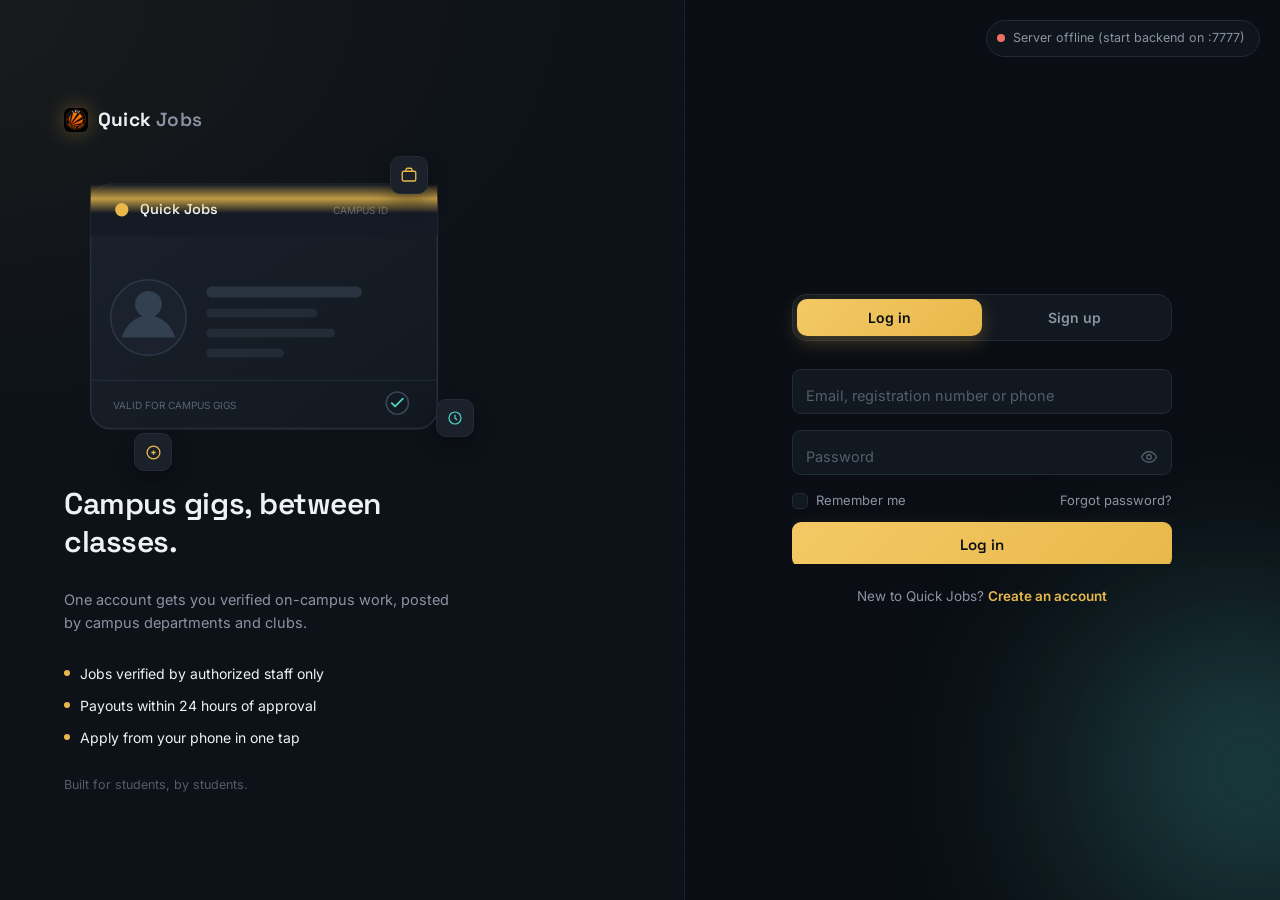
<file: index.html>
<!DOCTYPE html>
<html lang="en">
<head>
  <meta charset="UTF-8">
  <meta name="viewport" content="width=device-width, initial-scale=1.0">
  <title>Quick Jobs — Campus Tasks & Gigs</title>
  <link rel="icon" type="image/png" href="icons/favicon-96x96.png" sizes="96x96" />
  <link rel="icon" type="image/svg+xml" href="icons/favicon.svg" />
  <link rel="shortcut icon" href="icons/favicon.ico" />
  <link rel="preconnect" href="https://fonts.googleapis.com">
  <link rel="preconnect" href="https://fonts.gstatic.com" crossorigin>
  <link href="https://fonts.googleapis.com/css2?family=Space+Grotesk:wght@500;600;700&family=Inter:wght@400;500;600;700&family=JetBrains+Mono:wght@500;600;700&display=swap" rel="stylesheet">
  <link rel="stylesheet" href="styles/core.css">
</head>
<body>

  <!-- Ambient Animated Background (Matches login.html) -->
  <div class="bg-field" aria-hidden="true">
    <div class="blob blob-a"></div>
    <div class="blob blob-b"></div>
    <div class="grain"></div>
  </div>

  <!-- Unified Top Navigation Bar -->
  <header class="navbar">
    <a href="index.html" class="nav-brand">
      <div class="nav-badge">
        <img src="icons/favicon-96x96.png" class="nav-logo-img" alt="Quick Jobs">
      </div>
      <div class="nav-title">Quick <span>Jobs</span></div>
    </a>

    <nav>
      <ul class="nav-links">
        <li><a href="index.html" class="nav-link active">Explore Gigs</a></li>
        <li><a href="tasks.html" class="nav-link">My Tasks &amp; Chat</a></li>
        <li><a href="economy.html" class="nav-link">Economy</a></li>
        <li data-auth="admin-only" hidden><a href="admin.html" class="nav-link admin-nav-link">Admin Portal</a></li>
      </ul>
    </nav>

    <!-- Topbar Actions: Qc Wallet & Profile -->
    <div class="nav-actions-group">
      <!-- Live Qc Currency Pill (Click to topup) -->
      <button type="button" class="nav-qc-pill" id="navTopupBtn" title="Your Quick Coins balance (1 Qc = ₹1). Click to top up!">
        <span class="coin-emoji"><img src="icons/qc.png" class="qc-icon nav-qc-img" alt="Qc"></span>
        <span id="navQcDisplay">0</span>
        <span class="qc-label">Qc</span>
        <span class="qc-plus-btn">+</span>
      </button>

      <!-- Notification Dropdown Anchor -->
      <div class="nav-notif-container" id="navNotifContainer">
        <button type="button" class="nav-notif-btn" id="navNotifBtn" aria-label="Notifications" title="View Notifications">
          <svg viewBox="0 0 24 24" width="18" height="18" fill="none" stroke="currentColor" stroke-width="2" stroke-linecap="round" stroke-linejoin="round">
            <path d="M18 8A6 6 0 0 0 6 8c0 7-3 9-3 9h18s-3-2-3-9"/>
            <path d="M13.73 21a2 2 0 0 1-3.46 0"/>
          </svg>
          <span class="notif-badge" id="navNotifBadge">0</span>
        </button>

        <div class="notif-dropdown" id="notifDropdown">
          <div class="notif-header">
            <span class="notif-title">🔔 Notifications</span>
            <button type="button" class="notif-mark-read" id="markAllNotifsReadBtn">Mark all read</button>
          </div>
          <div class="notif-list" id="notifList">
            <div class="notif-empty">No notifications yet.</div>
          </div>
        </div>
      </div>

      <!-- User Profile Dropdown Anchor -->
      <div class="nav-user">
        <button type="button" class="user-chip-btn" id="userMenuBtn" aria-label="Open profile menu" title="View profile and actions">
          <div class="avatar" data-auth="initials">S</div>
          <span class="user-name" data-auth="name">Student</span>
          <svg class="chevron-icon" viewBox="0 0 24 24" width="16" height="16" fill="none" stroke="currentColor" stroke-width="2">
            <path d="M6 9l6 6 6-6"/>
          </svg>
        </button>

        <!-- Profile Popover / Dropdown Menu -->
        <div class="user-dropdown" id="userDropdown">
          <div class="user-dropdown-header">
            <div class="user-dropdown-name" data-auth="name">Student</div>
            <div class="user-dropdown-email" data-auth="email">—</div>
            <div class="user-dropdown-reg">Reg No: <span data-auth="regNo">—</span></div>
            <div class="admin-tag" data-auth="admin-only" hidden>⚡ Campus Admin</div>
          </div>

          <div class="user-dropdown-balance">
            <span class="balance-label">Quick Coins</span>
            <span class="balance-value" id="dropdownQcDisplay">0 Qc</span>
          </div>

          <div class="user-dropdown-menu">
            <a href="index.html" class="dropdown-link">
              <span>🔍</span> Explore Gigs
            </a>
            <a href="tasks.html" class="dropdown-link">
              <span>📋</span> My Tasks &amp; Applications
            </a>
            <a href="economy.html" class="dropdown-link">
              <span>💰</span> Student Economy &amp; Transfers
            </a>
            <button type="button" class="dropdown-link btn-topup-trigger" id="dropdownTopupBtn">
              <span>⚡</span> Top up Quick Coins
            </button>
            <a href="admin.html" class="dropdown-link" data-auth="admin-only" hidden style="color:var(--purple); font-weight:700;">
              <span>🛡️</span> Admin Portal
            </a>
          </div>

          <div class="user-dropdown-footer">
            <button type="button" class="btn-logout" data-auth="logout">
              <svg viewBox="0 0 24 24" width="16" height="16" fill="none" stroke="currentColor" stroke-width="2">
                <path d="M9 21H5a2 2 0 0 1-2-2V5a2 2 0 0 1 2-2h4"/><polyline points="16 17 21 12 16 7"/><line x1="21" y1="12" x2="9" y2="12"/>
              </svg>
              Sign out
            </button>
          </div>
        </div>
      </div>
    </div>
  </header>

  <!-- Main Tasks Board Content -->
  <main class="main-container">
    <div class="hero-section">
      <div class="hero-content">
        <div class="hero-tag">
          <span>⚡ Live Campus Gigs</span>
        </div>
        <h1 class="hero-title">Campus Tasks &amp; Gigs</h1>
        <p class="hero-subtitle">Complete campus tasks, earn Quick Coins (1 Qc = ₹1), and build verified experience.</p>
      </div>

      <a href="economy.html" class="btn btn-outline" style="text-decoration:none;">
        <span>💰</span> View Economy
      </a>
    </div>

    <!-- Filter and Search Bar -->
    <div class="tasks-header">
      <div class="tasks-title-group">
        <h2>Available Opportunities</h2>
        <span class="tasks-count-pill" id="tasksCountBadge">Loading tasks…</span>
      </div>

      <div style="display:flex; align-items:center; gap:0.75rem; flex-wrap:wrap;">
        <div style="position:relative; display:flex; align-items:center;">
          <svg viewBox="0 0 24 24" width="15" height="15" fill="none" stroke="currentColor" stroke-width="2" style="position:absolute; left:0.85rem; color:var(--text-faint); pointer-events:none;">
            <circle cx="11" cy="11" r="8"/>
            <line x1="21" y1="21" x2="16.65" y2="16.65"/>
          </svg>
          <input type="text" id="taskSearch" placeholder="Search tasks by keyword…" style="padding-left:2.2rem; width:220px;" autocomplete="off" />
        </div>

        <select id="categoryFilter" style="width:160px;" aria-label="Filter tasks by category">
          <option value="all">All Categories</option>
          <option value="Design">Design</option>
          <option value="Academic">Academic</option>
          <option value="Development">Development</option>
          <option value="Delivery">Delivery</option>
          <option value="Photography">Photography</option>
          <option value="Tutoring">Tutoring</option>
          <option value="Writing">Writing</option>
          <option value="Event">Event</option>
        </select>
      </div>
    </div>

    <!-- Tasks Grid -->
    <div class="tasks-grid" id="tasksGrid">
      <!-- Injected dynamically via scripts/dashboard.js -->
    </div>

    <!-- Empty State -->
    <div class="empty-state" id="emptyState" hidden>
      <svg viewBox="0 0 24 24" width="48" height="48" fill="none" stroke="currentColor" stroke-width="1.6" style="margin-bottom:0.75rem; color:var(--text-faint);">
        <rect x="2" y="7" width="20" height="14" rx="2" ry="2"/>
        <path d="M16 21V5a2 2 0 0 0-2-2h-4a2 2 0 0 0-2 2v16"/>
      </svg>
      <h3 style="margin-bottom: 0.35rem; color:var(--text);">No tasks found</h3>
      <p style="color:var(--text-muted); font-size:0.9rem;">No campus tasks match your current search or category filter.</p>
    </div>
  </main>

  <!-- Toast notifications container -->
  <div class="toast-container" id="toastContainer" aria-live="polite"></div>

  <!-- Scripts -->
  <script src="scripts/auth.js"></script>
  <script src="scripts/core.js"></script>
  <script src="scripts/dashboard.js"></script>
</body>
</html>
</file>
<file: styles/core.css>
/* ==========================================================================
   LPU Quick Jobs — Unified Core Design System & Navbar Styles
   Themed identically to the login page:
   Deep matte background (#0A0E14), gold accents (#E8B84B), teal (#52D2C6),
   animated background ambient blobs, and a unified interactive navbar.
   ========================================================================== */

:root {
  /* Color Palette (Identical to login.css) */
  --bg: #0A0E14;
  --bg-alt: #0D1219;
  --surface: #12181F;
  --surface-2: #1A212B;
  --surface-hover: #1F2835;
  --border: #232B37;
  --border-soft: #1C232D;
  --border-focus: #E8B84B;

  --text: #EEF1F5;
  --text-main: #EEF1F5;
  --text-muted: #8B93A3;
  --text-faint: #545D6B;
  --text-dim: #545D6B;

  --accent: #E8B84B;
  --accent-strong: #F4C965;
  --accent-soft: rgba(232, 184, 75, 0.14);
  --primary: #E8B84B;
  --primary-hover: #F4C965;

  --teal: #52D2C6;
  --teal-soft: rgba(82, 210, 198, 0.14);
  --danger: #EF6F63;
  --danger-soft: rgba(239, 111, 99, 0.14);
  --purple: #A855F7;
  --purple-soft: rgba(168, 85, 247, 0.14);

  --font-display: 'Space Grotesk', -apple-system, sans-serif;
  --font-heading: 'Space Grotesk', -apple-system, sans-serif;
  --font-body: 'Inter', -apple-system, sans-serif;
  --font-mono: 'JetBrains Mono', monospace;

  --radius-sm: 9px;
  --radius-md: 14px;
  --radius-lg: 20px;
  --radius-pill: 9999px;
  --ease: cubic-bezier(0.4, 0, 0.2, 1);
}

*, *::before, *::after {
  box-sizing: border-box;
  margin: 0;
  padding: 0;
}

html, body {
  min-height: 100%;
}

body {
  background-color: var(--bg);
  color: var(--text);
  font-family: var(--font-body);
  line-height: 1.5;
  -webkit-font-smoothing: antialiased;
  overflow-x: hidden;
}

h1, h2, h3, h4, h5, h6 {
  font-family: var(--font-display);
  font-weight: 700;
  color: var(--text);
  letter-spacing: -0.015em;
}

a {
  color: inherit;
  text-decoration: none;
}

button {
  font-family: inherit;
}

/* ══════════ ANIMATED BACKGROUND (MATCHES LOGIN) ══════════ */
.bg-field {
  position: fixed;
  inset: 0;
  z-index: 0;
  overflow: hidden;
  background: var(--bg);
  pointer-events: none;
}

.blob {
  position: absolute;
  border-radius: 50%;
  filter: blur(90px);
  opacity: 0.35;
  will-change: transform;
}

.blob-a {
  width: 540px;
  height: 540px;
  left: -140px;
  top: -160px;
  background: radial-gradient(circle at 30% 30%, var(--accent), transparent 70%);
  animation: drift-a 26s ease-in-out infinite;
}

.blob-b {
  width: 480px;
  height: 480px;
  right: -160px;
  bottom: -140px;
  background: radial-gradient(circle at 60% 40%, var(--teal), transparent 70%);
  animation: drift-b 30s ease-in-out infinite;
}

@keyframes drift-a {
  0%, 100% { transform: translate(0, 0) scale(1); }
  50% { transform: translate(60px, 50px) scale(1.12); }
}

@keyframes drift-b {
  0%, 100% { transform: translate(0, 0) scale(1); }
  50% { transform: translate(-50px, -40px) scale(1.08); }
}

.grain {
  position: absolute;
  inset: 0;
  background-image: radial-gradient(rgba(255, 255, 255, 0.035) 1px, transparent 1px);
  background-size: 3px 3px;
  mix-blend-mode: overlay;
  opacity: 0.4;
}

/* ══════════ UNIFIED ANIMATED TOP NAVBAR ══════════ */
.navbar {
  position: sticky;
  top: 0;
  z-index: 100;
  height: 68px;
  background: rgba(10, 14, 20, 0.88);
  backdrop-filter: blur(14px);
  border-bottom: 1px solid var(--border);
  padding: 0 1.75rem;
  display: flex;
  align-items: center;
  justify-content: space-between;
  gap: 1.5rem;
  transition: background 0.3s ease;
}

/* Brand Lockup */
.nav-brand {
  display: flex;
  align-items: center;
  gap: 0.75rem;
  text-decoration: none;
  color: var(--text);
  flex-shrink: 0;
}

.nav-badge {
  width: 38px;
  height: 38px;
  border-radius: var(--radius-sm);
  background: var(--surface-2);
  border: 1px solid rgba(232, 184, 75, 0.35);
  display: grid;
  place-items: center;
  color: var(--accent);
  box-shadow: 0 0 14px rgba(232, 184, 75, 0.2);
  transition: transform 0.2s var(--ease), box-shadow 0.2s var(--ease);
}

.nav-logo-img {
  width: 24px;
  height: 24px;
  object-fit: contain;
  border-radius: 6px;
  display: block;
}

.role-icon {
  width: 1.18em;
  height: 1.18em;
  object-fit: contain;
  vertical-align: -0.18em;
  margin-left: 0.35rem;
  display: inline-block;
  filter: drop-shadow(0 1px 3px rgba(0, 0, 0, 0.5));
  transition: transform 0.2s cubic-bezier(0.16, 1, 0.3, 1);
  cursor: help;
}

.role-icon:hover {
  transform: scale(1.22);
}

.qc-icon {
  width: 1.15em;
  height: 1.15em;
  object-fit: contain;
  vertical-align: -0.18em;
  display: inline-block;
  filter: drop-shadow(0 1px 3px rgba(0, 0, 0, 0.35));
}

.nav-qc-img {
  width: 20px;
  height: 20px;
  margin-right: 0.15rem;
  filter: drop-shadow(0 0 6px rgba(232, 184, 75, 0.45));
}

.nav-brand:hover .nav-badge {
  transform: scale(1.05);
  box-shadow: 0 0 20px rgba(232, 184, 75, 0.35);
}

.nav-title {
  font-family: var(--font-display);
  font-weight: 700;
  font-size: 1.18rem;
  letter-spacing: -0.02em;
  color: var(--text);
}

.nav-title span,
.brand-gold {
  color: var(--accent);
}

/* Nav Links */
.nav-links {
  display: flex;
  align-items: center;
  gap: 0.4rem;
  list-style: none;
}

.nav-link {
  display: inline-flex;
  align-items: center;
  gap: 0.4rem;
  padding: 0.5rem 0.95rem;
  border-radius: var(--radius-pill);
  color: var(--text-muted);
  font-size: 0.88rem;
  font-weight: 500;
  border: 1px solid transparent;
  transition: all 0.2s var(--ease);
}

.nav-link:hover {
  color: var(--text);
  background: rgba(255, 255, 255, 0.05);
}

.nav-link.active {
  color: var(--accent);
  background: var(--accent-soft);
  border-color: rgba(232, 184, 75, 0.3);
  font-weight: 600;
  box-shadow: 0 0 12px rgba(232, 184, 75, 0.15);
}

.admin-nav-link {
  color: var(--purple) !important;
}

.admin-nav-link:hover {
  background: var(--purple-soft) !important;
}

/* Nav Link Unread Badge */
.nav-link-badge {
  display: inline-flex;
  align-items: center;
  justify-content: center;
  padding: 0.1rem 0.45rem;
  font-size: 0.68rem;
  font-weight: 700;
  border-radius: 999px;
  background: linear-gradient(135deg, #ef4444, #f97316);
  color: #fff;
  margin-left: 0.35rem;
  line-height: 1.1;
  animation: badgePulse 2.2s infinite ease-in-out;
}

@keyframes badgePulse {
  0%, 100% { transform: scale(1); box-shadow: 0 0 0 0 rgba(239, 68, 68, 0.4); }
  50% { transform: scale(1.08); box-shadow: 0 0 8px 2px rgba(239, 68, 68, 0.35); }
}

/* Nav Actions Group */
.nav-actions-group {
  display: flex;
  align-items: center;
  gap: 0.85rem;
  flex-shrink: 0;
}

/* Live Qc Currency Pill (Interactive & Animated) */
.nav-qc-pill {
  display: inline-flex;
  align-items: center;
  gap: 0.45rem;
  padding: 0.38rem 0.5rem 0.38rem 0.85rem;
  background: var(--accent-soft);
  border: 1px solid rgba(232, 184, 75, 0.35);
  border-radius: var(--radius-pill);
  color: var(--accent);
  font-family: var(--font-mono);
  font-weight: 600;
  font-size: 0.88rem;
  cursor: pointer;
  transition: all 0.2s var(--ease);
  box-shadow: 0 0 10px rgba(232, 184, 75, 0.1);
}

.nav-qc-pill:hover {
  background: rgba(232, 184, 75, 0.22);
  border-color: var(--accent);
  box-shadow: 0 0 18px rgba(232, 184, 75, 0.28);
  transform: translateY(-1px);
}

.nav-qc-pill .coin-emoji {
  font-size: 0.95rem;
  display: inline-block;
  transition: transform 0.25s ease;
}

.nav-qc-pill:hover .coin-emoji {
  transform: rotate(15deg) scale(1.1);
}

.nav-qc-pill .qc-label {
  font-size: 0.75rem;
  font-weight: 700;
  color: var(--accent-strong);
  letter-spacing: 0.5px;
}

.qc-plus-btn {
  width: 22px;
  height: 22px;
  border-radius: 50%;
  background: var(--accent);
  color: #0A0E14;
  display: grid;
  place-items: center;
  font-weight: 700;
  font-size: 0.82rem;
  margin-left: 0.15rem;
  transition: transform 0.2s ease, background 0.2s ease;
}

.nav-qc-pill:hover .qc-plus-btn {
  background: var(--accent-strong);
  transform: rotate(90deg);
}

/* Notification Bell & Popover Dropdown */
.nav-notif-container {
  position: relative;
}

.nav-notif-btn {
  position: relative;
  width: 36px;
  height: 36px;
  border-radius: 50%;
  background: var(--surface);
  border: 1px solid var(--border);
  color: var(--text-muted);
  display: flex;
  align-items: center;
  justify-content: center;
  cursor: pointer;
  transition: all 0.2s var(--ease);
}

.nav-notif-btn:hover, .nav-notif-btn.active {
  background: var(--surface-2);
  color: var(--text);
  border-color: var(--accent);
  box-shadow: 0 0 12px rgba(232, 184, 75, 0.15);
}

.nav-notif-btn svg {
  width: 18px;
  height: 18px;
}

.notif-badge {
  position: absolute;
  top: -3px;
  right: -3px;
  min-width: 18px;
  height: 18px;
  padding: 0 4px;
  border-radius: 999px;
  background: #ef4444;
  color: #fff;
  font-size: 0.68rem;
  font-weight: 700;
  display: flex;
  align-items: center;
  justify-content: center;
  border: 2px solid var(--bg);
  animation: badgePulse 2s infinite ease-in-out;
}

.notif-dropdown {
  position: absolute;
  top: calc(100% + 10px);
  right: 0;
  width: 330px;
  max-width: 90vw;
  background: var(--surface);
  border: 1px solid var(--border);
  border-radius: var(--radius-lg);
  box-shadow: 0 16px 36px rgba(0, 0, 0, 0.65);
  opacity: 0;
  transform: translateY(-8px) scale(0.98);
  pointer-events: none;
  transition: all 0.2s cubic-bezier(0.16, 1, 0.3, 1);
  z-index: 1000;
  overflow: hidden;
}

.notif-dropdown.show {
  opacity: 1;
  transform: translateY(0) scale(1);
  pointer-events: auto;
}

.notif-header {
  padding: 0.85rem 1.15rem;
  display: flex;
  align-items: center;
  justify-content: space-between;
  border-bottom: 1px solid var(--border-soft);
  background: var(--surface-2);
}

.notif-title {
  font-family: 'Space Grotesk', sans-serif;
  font-size: 0.88rem;
  font-weight: 700;
  color: #fff;
}

.notif-mark-read {
  background: none;
  border: none;
  color: var(--teal);
  font-size: 0.74rem;
  font-weight: 600;
  cursor: pointer;
  padding: 0;
}

.notif-mark-read:hover {
  text-decoration: underline;
}

.notif-list {
  max-height: 320px;
  overflow-y: auto;
}

.notif-empty {
  padding: 2rem 1.5rem;
  text-align: center;
  color: var(--text-muted);
  font-size: 0.82rem;
}

.notif-item {
  display: flex;
  flex-direction: column;
  gap: 0.2rem;
  padding: 0.8rem 1.15rem;
  border-bottom: 1px solid var(--border-soft);
  color: var(--text);
  text-decoration: none;
  font-size: 0.82rem;
  transition: background 0.15s ease;
}

.notif-item:hover {
  background: var(--surface-hover);
}

.notif-item.unread {
  background: rgba(82, 210, 198, 0.06);
  border-left: 3px solid var(--teal);
}

.notif-item-title {
  font-weight: 600;
  color: #fff;
}

.notif-item-body {
  color: var(--text-muted);
  font-size: 0.78rem;
  line-height: 1.4;
}

.notif-item-time {
  font-size: 0.7rem;
  color: var(--text-faint);
  margin-top: 0.15rem;
}

/* User Menu Button & Animated Dropdown */
.nav-user {
  position: relative;
}

.user-chip-btn {
  display: flex;
  align-items: center;
  gap: 0.6rem;
  padding: 0.35rem 0.8rem 0.35rem 0.4rem;
  background: var(--surface);
  border: 1px solid var(--border);
  border-radius: var(--radius-pill);
  cursor: pointer;
  color: var(--text);
  font-size: 0.86rem;
  font-weight: 500;
  transition: all 0.2s var(--ease);
}

.user-chip-btn:hover, .user-chip-btn.active {
  border-color: var(--accent);
  background: var(--surface-2);
  box-shadow: 0 0 12px rgba(232, 184, 75, 0.15);
}

.avatar {
  width: 28px;
  height: 28px;
  border-radius: 50%;
  background: linear-gradient(135deg, var(--accent), #CA8A04);
  color: #0A0E14;
  font-weight: 700;
  font-size: 0.78rem;
  display: grid;
  place-items: center;
}

.user-name {
  max-width: 120px;
  overflow: hidden;
  text-overflow: ellipsis;
  white-space: nowrap;
}

.chevron-icon {
  color: var(--text-faint);
  transition: transform 0.2s ease;
}

.user-chip-btn.active .chevron-icon {
  transform: rotate(180deg);
}

/* Animated User Dropdown Popover */
.user-dropdown {
  position: absolute;
  top: calc(100% + 10px);
  right: 0;
  width: 280px;
  background: var(--surface);
  border: 1px solid var(--border);
  border-radius: var(--radius-md);
  box-shadow: 0 18px 38px rgba(0, 0, 0, 0.65);
  padding: 0.85rem;
  display: none;
  flex-direction: column;
  gap: 0.6rem;
  z-index: 120;
  backdrop-filter: blur(14px);
  animation: dropdownPop 0.2s cubic-bezier(0.16, 1, 0.3, 1);
}

.user-dropdown.show {
  display: flex;
}

@keyframes dropdownPop {
  from { opacity: 0; transform: translateY(-8px) scale(0.97); }
  to { opacity: 1; transform: translateY(0) scale(1); }
}

.user-dropdown-header {
  padding-bottom: 0.6rem;
  border-bottom: 1px solid var(--border-soft);
  display: flex;
  flex-direction: column;
}

.user-dropdown-name {
  font-family: var(--font-display);
  font-weight: 700;
  font-size: 0.95rem;
  color: var(--text);
}

.user-dropdown-email {
  font-size: 0.78rem;
  color: var(--text-muted);
  word-break: break-all;
}

.user-dropdown-reg {
  font-family: var(--font-mono);
  font-size: 0.74rem;
  color: var(--text-faint);
  margin-top: 0.2rem;
}

.admin-tag {
  display: inline-flex;
  align-items: center;
  gap: 0.3rem;
  background: var(--purple-soft);
  border: 1px solid rgba(168, 85, 247, 0.35);
  color: var(--purple);
  padding: 0.18rem 0.5rem;
  border-radius: var(--radius-pill);
  font-size: 0.72rem;
  font-weight: 700;
  margin-top: 0.4rem;
  width: fit-content;
}

.user-dropdown-balance {
  display: flex;
  align-items: center;
  justify-content: space-between;
  padding: 0.5rem 0.75rem;
  background: var(--surface-2);
  border: 1px solid var(--border-soft);
  border-radius: var(--radius-sm);
  font-size: 0.82rem;
}

.user-dropdown-balance .balance-label {
  color: var(--text-muted);
}

.user-dropdown-balance .balance-value {
  font-family: var(--font-mono);
  font-weight: 700;
  color: var(--accent);
}

.user-dropdown-menu {
  display: flex;
  flex-direction: column;
  gap: 0.25rem;
}

.dropdown-link {
  display: flex;
  align-items: center;
  gap: 0.6rem;
  padding: 0.5rem 0.7rem;
  border-radius: var(--radius-sm);
  color: var(--text-muted);
  font-size: 0.85rem;
  font-weight: 500;
  background: transparent;
  border: none;
  width: 100%;
  text-align: left;
  cursor: pointer;
  transition: all 0.15s ease;
}

.dropdown-link:hover {
  color: var(--text);
  background: var(--surface-2);
}

.dropdown-link.btn-topup-trigger {
  color: var(--accent);
}

.dropdown-link.btn-topup-trigger:hover {
  background: var(--accent-soft);
}

.user-dropdown-footer {
  padding-top: 0.5rem;
  border-top: 1px solid var(--border-soft);
}

.btn-logout {
  width: 100%;
  display: flex;
  align-items: center;
  gap: 0.5rem;
  padding: 0.5rem 0.7rem;
  border-radius: var(--radius-sm);
  background: transparent;
  border: none;
  color: var(--danger);
  font-size: 0.85rem;
  font-weight: 600;
  cursor: pointer;
  transition: background 0.15s ease;
}

.btn-logout:hover {
  background: var(--danger-soft);
}

/* ══════════ BUTTONS & INPUTS (MATCHES LOGIN) ══════════ */
.btn {
  display: inline-flex;
  align-items: center;
  justify-content: center;
  gap: 0.5rem;
  padding: 0.65rem 1.25rem;
  border-radius: var(--radius-md);
  font-family: var(--font-display);
  font-size: 0.9rem;
  font-weight: 600;
  cursor: pointer;
  border: 1px solid transparent;
  transition: all 0.18s var(--ease);
  text-decoration: none;
}

.btn:active {
  transform: translateY(1px);
}

.btn-primary {
  background: var(--accent);
  color: #0A0E14;
  box-shadow: 0 2px 14px rgba(232, 184, 75, 0.28);
}

.btn-primary:hover {
  background: var(--accent-strong);
  box-shadow: 0 4px 20px rgba(232, 184, 75, 0.4);
}

.btn-secondary {
  background: var(--surface-2);
  border-color: var(--border);
  color: var(--text);
}

.btn-secondary:hover {
  background: var(--surface-hover);
  border-color: var(--border-focus);
}

.btn-outline {
  background: transparent;
  border-color: var(--border);
  color: var(--text);
}

.btn-outline:hover {
  background: var(--surface-2);
  border-color: var(--accent);
}

/* Form Inputs */
input[type="text"],
input[type="number"],
input[type="email"],
input[type="password"],
select,
textarea {
  width: 100%;
  padding: 0.75rem 1rem;
  background: var(--bg-alt);
  border: 1px solid var(--border);
  border-radius: var(--radius-md);
  color: var(--text);
  font-family: inherit;
  font-size: 0.9rem;
  transition: border-color 0.18s, box-shadow 0.18s;
}

input:focus,
select:focus,
textarea:focus {
  outline: none;
  border-color: var(--accent);
  box-shadow: 0 0 0 3px var(--accent-soft);
}

/* ══════════ MODALS ══════════ */
.modal-backdrop {
  position: fixed;
  inset: 0;
  background: rgba(0, 0, 0, 0.75);
  backdrop-filter: blur(8px);
  z-index: 1000;
  display: none;
  align-items: center;
  justify-content: center;
  padding: 1rem;
}

.modal-backdrop.open,
.modal-backdrop.show {
  display: flex;
}

.modal-card {
  background: var(--surface);
  border: 1px solid var(--border);
  border-radius: var(--radius-lg);
  width: 100%;
  max-width: 460px;
  box-shadow: 0 24px 50px -10px rgba(0, 0, 0, 0.75);
  overflow: hidden;
  animation: modalPop 0.22s cubic-bezier(0.16, 1, 0.3, 1);
}

@keyframes modalPop {
  from { opacity: 0; transform: scale(0.96) translateY(10px); }
  to { opacity: 1; transform: scale(1) translateY(0); }
}

.modal-header {
  padding: 1.25rem 1.5rem;
  border-bottom: 1px solid var(--border-soft);
  display: flex;
  align-items: flex-start;
  justify-content: space-between;
}

.modal-title {
  font-size: 1.25rem;
}

.modal-sub {
  font-size: 0.82rem;
  color: var(--text-muted);
  margin-top: 0.2rem;
}

.modal-close {
  background: transparent;
  border: none;
  color: var(--text-faint);
  font-size: 1.5rem;
  line-height: 1;
  cursor: pointer;
  padding: 0.2rem;
  border-radius: var(--radius-sm);
  transition: color 0.15s;
}

.modal-close:hover {
  color: var(--text);
}

.modal-body {
  padding: 1.5rem;
}

.modal-footer {
  padding: 1rem 1.5rem;
  border-top: 1px solid var(--border-soft);
  display: flex;
  align-items: center;
  justify-content: flex-end;
  gap: 0.75rem;
  background: rgba(0, 0, 0, 0.2);
}

/* Preset Topup Pills */
.topup-presets {
  display: grid;
  grid-template-columns: repeat(4, 1fr);
  gap: 0.5rem;
}

.preset-pill {
  background: var(--surface-2);
  border: 1px solid var(--border);
  border-radius: var(--radius-sm);
  padding: 0.6rem 0.3rem;
  font-family: var(--font-mono);
  font-size: 0.82rem;
  font-weight: 600;
  color: var(--text);
  cursor: pointer;
  transition: all 0.15s ease;
  text-align: center;
}

.preset-pill:hover {
  background: var(--surface-hover);
  border-color: var(--border-focus);
}

.preset-pill.active {
  background: var(--accent-soft);
  border-color: var(--accent);
  color: var(--accent);
}

.input-with-prefix {
  position: relative;
  display: flex;
  align-items: center;
}

.input-with-prefix .prefix {
  position: absolute;
  left: 1rem;
  font-weight: 700;
  color: var(--text-faint);
}

.input-with-prefix input {
  padding-left: 2.2rem;
  font-family: var(--font-mono);
  font-weight: 600;
  font-size: 1.05rem;
}

.payment-method-chip {
  padding: 0.65rem 0.9rem;
  background: var(--teal-soft);
  border: 1px solid rgba(82, 210, 198, 0.3);
  border-radius: var(--radius-sm);
  color: var(--teal);
  font-size: 0.84rem;
  font-weight: 500;
}

.hint {
  font-size: 0.76rem;
  color: var(--text-faint);
  margin-top: 0.3rem;
  display: block;
}

/* ══════════ DASHBOARD MAIN LAYOUT & CARDS ══════════ */
.main-container {
  max-width: 1240px;
  margin: 0 auto;
  padding: 2.5rem 1.75rem 4rem;
  position: relative;
  z-index: 1;
}

.hero-section {
  display: flex;
  align-items: flex-end;
  justify-content: space-between;
  gap: 2rem;
  padding: 2.25rem;
  background: var(--surface);
  border: 1px solid var(--border);
  border-radius: var(--radius-lg);
  box-shadow: 0 10px 30px rgba(0, 0, 0, 0.4);
  margin-bottom: 2rem;
  position: relative;
  overflow: hidden;
}

.hero-section::before {
  content: '';
  position: absolute;
  top: 0;
  left: 0;
  width: 100%;
  height: 2px;
  background: linear-gradient(90deg, var(--accent), var(--teal), transparent);
}

.hero-tag {
  display: inline-flex;
  align-items: center;
  gap: 0.45rem;
  padding: 0.3rem 0.75rem;
  background: var(--accent-soft);
  border: 1px solid rgba(232, 184, 75, 0.3);
  border-radius: var(--radius-pill);
  color: var(--accent);
  font-size: 0.78rem;
  font-weight: 600;
  margin-bottom: 0.75rem;
}

.hero-title {
  font-size: 2rem;
  font-weight: 700;
  margin-bottom: 0.4rem;
}

.hero-subtitle {
  color: var(--text-muted);
  font-size: 0.95rem;
  max-width: 600px;
}

/* Tasks Grid */
.tasks-header {
  display: flex;
  align-items: center;
  justify-content: space-between;
  gap: 1.5rem;
  margin-bottom: 1.5rem;
  flex-wrap: wrap;
}

.tasks-title-group {
  display: flex;
  align-items: center;
  gap: 0.75rem;
}

.tasks-count-pill {
  padding: 0.2rem 0.65rem;
  background: var(--surface-2);
  border: 1px solid var(--border);
  border-radius: var(--radius-pill);
  font-family: var(--font-mono);
  font-size: 0.8rem;
  color: var(--accent);
  font-weight: 700;
}

.tasks-grid {
  display: grid;
  grid-template-columns: repeat(auto-fill, minmax(340px, 1fr));
  gap: 1.35rem;
}

.task-card {
  background: var(--surface);
  border: 1px solid var(--border);
  border-radius: var(--radius-md);
  padding: 1.4rem;
  display: flex;
  flex-direction: column;
  justify-content: space-between;
  gap: 1.15rem;
  transition: all 0.2s var(--ease);
  box-shadow: 0 4px 18px rgba(0, 0, 0, 0.35);
}

.task-card:hover {
  border-color: rgba(232, 184, 75, 0.45);
  transform: translateY(-2px);
  box-shadow: 0 8px 26px rgba(0, 0, 0, 0.55);
}

.task-card-top {
  display: flex;
  align-items: flex-start;
  justify-content: space-between;
  gap: 0.75rem;
}

.task-category-tag {
  display: inline-flex;
  align-items: center;
  gap: 0.35rem;
  padding: 0.25rem 0.6rem;
  background: var(--surface-2);
  border: 1px solid var(--border-soft);
  border-radius: var(--radius-pill);
  font-size: 0.75rem;
  font-weight: 600;
  color: var(--text-muted);
}

.task-reward-pill {
  font-family: var(--font-mono);
  font-weight: 700;
  font-size: 1rem;
  color: var(--accent);
  background: var(--accent-soft);
  border: 1px solid rgba(232, 184, 75, 0.3);
  padding: 0.25rem 0.65rem;
  border-radius: var(--radius-pill);
}

.task-card-title {
  font-size: 1.12rem;
  margin-top: 0.4rem;
  line-height: 1.3;
}

.task-card-desc {
  color: var(--text-muted);
  font-size: 0.86rem;
  line-height: 1.45;
  margin-top: 0.35rem;
}

.task-card-footer {
  display: flex;
  align-items: center;
  justify-content: space-between;
  padding-top: 0.85rem;
  border-top: 1px solid var(--border-soft);
  font-size: 0.8rem;
  color: var(--text-faint);
}

/* ══════════ APPLY BUTTON & MICRO-ANIMATIONS ══════════ */
.btn-apply {
  display: inline-flex;
  align-items: center;
  justify-content: center;
  gap: 0.5rem;
  width: 100%;
  margin-top: 0.85rem;
  padding: 0.65rem 1.15rem;
  font-family: 'Space Grotesk', -apple-system, BlinkMacSystemFont, sans-serif;
  font-size: 0.88rem;
  font-weight: 600;
  letter-spacing: 0.02em;
  color: #080c14;
  background: linear-gradient(135deg, var(--gold, #E8B84B) 0%, #f7cd6d 50%, var(--teal, #52D2C6) 100%);
  background-size: 200% auto;
  border: 1px solid rgba(232, 184, 75, 0.45);
  border-radius: var(--radius-md, 10px);
  cursor: pointer;
  position: relative;
  overflow: hidden;
  box-shadow: 0 4px 14px -3px rgba(232, 184, 75, 0.35), inset 0 1px 0 rgba(255, 255, 255, 0.3);
  transition: transform 0.2s cubic-bezier(0.16, 1, 0.3, 1),
              box-shadow 0.24s ease,
              background-position 0.3s ease,
              border-color 0.2s ease,
              color 0.2s ease;
  text-shadow: 0 1px 0 rgba(255, 255, 255, 0.25);
}

.btn-apply:hover {
  background-position: right center;
  transform: translateY(-2px);
  box-shadow: 0 8px 22px -3px rgba(82, 210, 198, 0.45), inset 0 1px 0 rgba(255, 255, 255, 0.4);
  border-color: var(--teal, #52D2C6);
}

.btn-apply:active {
  transform: translateY(1px) scale(0.985);
  box-shadow: 0 2px 8px -2px rgba(232, 184, 75, 0.3);
}

.btn-apply:focus-visible {
  outline: 2px solid var(--gold, #E8B84B);
  outline-offset: 2px;
}

.btn-apply.applied {
  background: linear-gradient(135deg, rgba(82, 210, 198, 0.15) 0%, rgba(34, 197, 94, 0.18) 100%);
  border-color: rgba(82, 210, 198, 0.45);
  color: var(--teal, #52D2C6);
  font-weight: 600;
  box-shadow: 0 2px 10px -2px rgba(82, 210, 198, 0.15);
  cursor: default;
  transform: none !important;
  text-shadow: none;
}

.btn-apply:disabled:not(.applied) {
  opacity: 0.7;
  cursor: not-allowed;
  transform: none !important;
}

/* Empty State */
.empty-state {
  grid-column: 1 / -1;
  padding: 4rem 2rem;
  text-align: center;
  background: var(--surface);
  border: 1px dashed var(--border);
  border-radius: var(--radius-lg);
}

/* Toast Notifications */
.toast-container {
  position: fixed;
  bottom: 24px;
  right: 24px;
  z-index: 2000;
  display: flex;
  flex-direction: column;
  gap: 8px;
  pointer-events: none;
}

.toast {
  pointer-events: auto;
  background: var(--surface);
  border: 1px solid var(--border);
  border-left: 4px solid var(--accent);
  border-radius: var(--radius-md);
  padding: 0.85rem 1.15rem;
  min-width: 280px;
  max-width: 380px;
  box-shadow: 0 12px 32px rgba(0, 0, 0, 0.7);
  animation: toastSlide 0.2s var(--ease);
}

.toast.toast-error {
  border-left-color: var(--danger);
}

.toast.toast-success {
  border-left-color: var(--teal);
}

@keyframes toastSlide {
  from { opacity: 0; transform: translateY(12px); }
  to { opacity: 1; transform: translateY(0); }
}

/* Responsive */
@media (max-width: 768px) {
  .navbar {
    padding: 0 1rem;
  }
  .nav-title span {
    display: none;
  }
  .hero-section {
    flex-direction: column;
    align-items: flex-start;
    padding: 1.5rem;
  }
}

/* ══════════ ROLE SELECTOR (SIGNUP & FORMS) ══════════ */
.role-selector-group {
  display: flex;
  gap: 0.6rem;
  margin-bottom: 1.15rem;
}

.role-select-btn {
  flex: 1;
  display: flex;
  align-items: center;
  justify-content: center;
  gap: 0.5rem;
  padding: 0.65rem 0.85rem;
  background: var(--surface-2);
  border: 1px solid var(--border);
  border-radius: var(--radius-md);
  color: var(--text-muted);
  font-family: 'Space Grotesk', -apple-system, BlinkMacSystemFont, sans-serif;
  font-size: 0.88rem;
  font-weight: 600;
  cursor: pointer;
  transition: all 0.2s cubic-bezier(0.16, 1, 0.3, 1);
}

.role-select-btn:hover {
  color: var(--text);
  border-color: rgba(232, 184, 75, 0.45);
  transform: translateY(-1px);
}

.role-select-btn.active {
  background: rgba(232, 184, 75, 0.12);
  border-color: var(--accent);
  color: #fff;
  box-shadow: 0 0 14px rgba(232, 184, 75, 0.2);
}

.role-select-btn img {
  width: 20px;
  height: 20px;
  object-fit: contain;
}
</file>
<file: styles/admin.css>
/* ==========================================================================
   Quick Jobs — Dedicated Admin Portal Styles
   Professional dark dashboard with multi-tab layout for economy & tasks.
   ========================================================================== */

:root {
  --bg-base: #0A0E14;
  --bg-sidebar: #0D1219;
  --bg-surface: #12181F;
  --bg-card: #182230;
  --bg-input: #0D1219;
  --border: #232B37;
  --border-focus: #E8B84B;
  --text-main: #EEF1F5;
  --text-muted: #8B93A3;
  --text-dim: #545D6B;
  --primary: #E8B84B;
  --primary-hover: #F4C965;
  --teal: #52D2C6;
  --teal-bg: rgba(82, 210, 198, 0.14);
  --purple: #A855F7;
  --purple-bg: rgba(168, 85, 247, 0.14);
  --danger: #EF6F63;
  --danger-bg: rgba(239, 111, 99, 0.14);
  --success: #52D2C6;
  --radius-sm: 8px;
  --radius-md: 12px;
  --radius-lg: 18px;
  --font-heading: 'Space Grotesk', -apple-system, BlinkMacSystemFont, sans-serif;
  --font-body: 'Inter', -apple-system, BlinkMacSystemFont, sans-serif;
}

*, *::before, *::after {
  box-sizing: border-box;
  margin: 0;
  padding: 0;
}

body {
  background-color: var(--bg-base);
  color: var(--text-main);
  font-family: var(--font-body);
  min-height: 100vh;
  display: flex;
  flex-direction: column;
}

/* Header */
.admin-header {
  background: var(--bg-sidebar);
  border-bottom: 1px solid var(--border);
  padding: 0.75rem 2rem;
  display: flex;
  align-items: center;
  justify-content: space-between;
  position: sticky;
  top: 0;
  z-index: 50;
}

.brand-wrap {
  display: flex;
  align-items: center;
  gap: 0.75rem;
}

.admin-badge {
  background: var(--purple-bg);
  border: 1px solid rgba(168, 85, 247, 0.4);
  color: var(--purple);
  padding: 0.2rem 0.6rem;
  border-radius: 9999px;
  font-size: 0.72rem;
  font-weight: 800;
  letter-spacing: 0.04em;
}

.header-links {
  display: flex;
  align-items: center;
  gap: 1.25rem;
}

.header-link {
  color: var(--text-muted);
  text-decoration: none;
  font-size: 0.88rem;
  font-weight: 500;
  display: inline-flex;
  align-items: center;
  gap: 0.4rem;
  transition: color 0.15s;
}

.header-link:hover {
  color: var(--primary);
}

.admin-user-pill {
  display: flex;
  align-items: center;
  gap: 0.5rem;
  background: var(--bg-surface);
  border: 1px solid var(--border);
  padding: 0.3rem 0.75rem;
  border-radius: 9999px;
  font-size: 0.84rem;
}

.admin-avatar {
  width: 24px;
  height: 24px;
  border-radius: 50%;
  background: var(--primary);
  color: #0a0e14;
  font-weight: 800;
  display: grid;
  place-items: center;
  font-size: 0.72rem;
}

/* Layout */
.admin-shell {
  display: flex;
  flex: 1;
  min-height: calc(100vh - 68px);
  position: relative;
  z-index: 1;
}

/* Sidebar Navigation */
.admin-sidebar {
  width: 240px;
  background: var(--bg-sidebar);
  border-right: 1px solid var(--border);
  padding: 1.5rem 1rem;
  display: flex;
  flex-direction: column;
  gap: 0.4rem;
}

.sidebar-tab-btn {
  display: flex;
  align-items: center;
  gap: 0.75rem;
  width: 100%;
  padding: 0.7rem 0.9rem;
  border-radius: var(--radius-sm);
  background: none;
  border: 1px solid transparent;
  color: var(--text-muted);
  font-size: 0.9rem;
  font-weight: 600;
  cursor: pointer;
  text-align: left;
  transition: all 0.15s ease;
}

.sidebar-tab-btn:hover {
  background: var(--bg-surface);
  color: var(--text-main);
}

.sidebar-tab-btn.active {
  background: var(--bg-card);
  color: var(--primary);
  border-color: rgba(232, 184, 75, 0.3);
}

/* Main Content Area */
.admin-main {
  flex: 1;
  padding: 2rem;
  overflow-y: auto;
  max-width: 1200px;
}

.view-section {
  display: none;
}

.view-section.active {
  display: block;
}

.section-header {
  margin-bottom: 1.75rem;
}

.section-header h1 {
  font-family: var(--font-heading);
  font-size: 1.75rem;
  font-weight: 700;
  letter-spacing: -0.01em;
  margin-bottom: 0.3rem;
}

.section-header p {
  color: var(--text-muted);
  font-size: 0.92rem;
}

/* KPI Cards Grid */
.kpi-grid {
  display: grid;
  grid-template-columns: repeat(auto-fit, minmax(200px, 1fr));
  gap: 1.25rem;
  margin-bottom: 2rem;
}

.kpi-card {
  background: var(--bg-card);
  border: 1px solid var(--border);
  border-radius: var(--radius-md);
  padding: 1.25rem;
}

.kpi-title {
  font-size: 0.8rem;
  color: var(--text-dim);
  font-weight: 600;
  text-transform: uppercase;
  letter-spacing: 0.04em;
  margin-bottom: 0.5rem;
}

.kpi-value {
  font-family: var(--font-heading);
  font-size: 1.7rem;
  font-weight: 700;
  color: var(--text-main);
}

.kpi-sub {
  font-size: 0.78rem;
  color: var(--teal);
  margin-top: 0.35rem;
}

/* Card Boxes */
.admin-box {
  background: var(--bg-surface);
  border: 1px solid var(--border);
  border-radius: var(--radius-md);
  padding: 1.5rem;
  margin-bottom: 2rem;
}

.admin-box-title {
  font-family: var(--font-heading);
  font-size: 1.15rem;
  font-weight: 700;
  margin-bottom: 1.25rem;
  display: flex;
  align-items: center;
  justify-content: space-between;
}

/* Tables */
.data-table-wrap {
  overflow-x: auto;
}

.data-table {
  width: 100%;
  border-collapse: collapse;
  font-size: 0.88rem;
}

.data-table th {
  text-align: left;
  padding: 0.75rem 0.85rem;
  border-bottom: 1px solid var(--border);
  color: var(--text-dim);
  font-weight: 600;
}

.data-table td {
  padding: 0.8rem 0.85rem;
  border-bottom: 1px solid rgba(255, 255, 255, 0.04);
  vertical-align: middle;
}

.data-table tr:hover td {
  background: rgba(255, 255, 255, 0.02);
}

/* Badges */
.type-badge {
  font-size: 0.72rem;
  font-weight: 700;
  padding: 0.2rem 0.5rem;
  border-radius: 4px;
}

.badge-topup { background: var(--teal-bg); color: var(--teal); }
.badge-adjust { background: var(--purple-bg); color: var(--purple); }
.badge-reward { background: rgba(232, 184, 75, 0.14); color: var(--primary); }

/* Forms */
.admin-form-grid {
  display: grid;
  grid-template-columns: 1fr 1fr;
  gap: 1.25rem;
}

.form-group {
  margin-bottom: 1rem;
}

.form-group.full {
  grid-column: 1 / -1;
}

.form-label {
  display: block;
  font-size: 0.82rem;
  font-weight: 600;
  color: var(--text-muted);
  margin-bottom: 0.35rem;
}

.admin-input, .admin-select, .admin-textarea {
  width: 100%;
  background: var(--bg-input);
  border: 1px solid var(--border);
  border-radius: var(--radius-sm);
  padding: 0.6rem 0.85rem;
  color: var(--text-main);
  font-family: inherit;
  font-size: 0.9rem;
  outline: none;
}

.admin-input:focus, .admin-select:focus, .admin-textarea:focus {
  border-color: var(--border-focus);
}

.admin-textarea {
  min-height: 80px;
  resize: vertical;
}

.btn-admin-submit {
  padding: 0.65rem 1.25rem;
  background: var(--primary);
  color: #0a0e14;
  border: none;
  border-radius: var(--radius-sm);
  font-weight: 700;
  font-size: 0.9rem;
  cursor: pointer;
  transition: background 0.15s;
}

.btn-admin-submit:hover {
  background: var(--primary-hover);
}

.btn-table-action {
  padding: 0.3rem 0.65rem;
  border-radius: var(--radius-sm);
  font-size: 0.78rem;
  font-weight: 600;
  cursor: pointer;
  border: 1px solid transparent;
}

.btn-action-adjust {
  background: var(--purple-bg);
  color: var(--purple);
  border-color: rgba(168, 85, 247, 0.3);
}

.btn-action-adjust:hover {
  background: rgba(168, 85, 247, 0.25);
  color: #fff;
}

.btn-action-delete {
  background: var(--danger-bg);
  color: #f87171;
  border-color: rgba(239, 68, 68, 0.3);
}

.btn-action-delete:hover {
  background: rgba(239, 68, 68, 0.25);
  color: #fff;
}

/* Modal for balance adjustment */
.modal-backdrop {
  position: fixed;
  inset: 0;
  background: rgba(0, 0, 0, 0.75);
  backdrop-filter: blur(6px);
  z-index: 100;
  display: flex;
  align-items: center;
  justify-content: center;
  padding: 1.5rem;
  opacity: 0;
  pointer-events: none;
  transition: opacity 0.2s ease;
}

.modal-backdrop.show {
  opacity: 1;
  pointer-events: auto;
}

.modal-dialog {
  background: var(--bg-surface);
  border: 1px solid var(--border);
  border-radius: var(--radius-lg);
  width: 100%;
  max-width: 480px;
  padding: 1.5rem;
  box-shadow: 0 20px 40px rgba(0, 0, 0, 0.6);
}

.modal-title {
  font-family: var(--font-heading);
  font-size: 1.2rem;
  font-weight: 700;
  margin-bottom: 1rem;
}
</file>
<file: styles/economy.css>
/* ==========================================================================
   LPU Quick Jobs — Student Economy & Wallet Styles
   Themed cohesively with the login page:
   Deep matte background (#0A0E14), gold (#E8B84B), teal (#52D2C6),
   Space Grotesk typography, and clean professional financial surfaces.
   ========================================================================== */

:root {
  --bg: #0A0E14;
  --bg-alt: #0D1219;
  --surface: #12181F;
  --surface-2: #1A212B;
  --surface-hover: #1F2835;
  --border: #232B37;
  --border-soft: #1C232D;
  --border-focus: #E8B84B;

  --text: #EEF1F5;
  --text-main: #EEF1F5;
  --text-muted: #8B93A3;
  --text-faint: #545D6B;
  --text-dim: #545D6B;

  --accent: #E8B84B;
  --accent-strong: #F4C965;
  --accent-soft: rgba(232, 184, 75, 0.14);
  --primary: #E8B84B;
  --primary-hover: #F4C965;

  --teal: #52D2C6;
  --teal-soft: rgba(82, 210, 198, 0.14);
  --danger: #EF6F63;
  --danger-soft: rgba(239, 111, 99, 0.14);
  --purple: #A855F7;
  --purple-soft: rgba(168, 85, 247, 0.14);

  --font-display: 'Space Grotesk', -apple-system, sans-serif;
  --font-heading: 'Space Grotesk', -apple-system, sans-serif;
  --font-body: 'Inter', -apple-system, sans-serif;
  --font-mono: 'JetBrains Mono', monospace;

  --radius-sm: 9px;
  --radius-md: 14px;
  --radius-lg: 20px;
  --radius-pill: 9999px;
  --ease: cubic-bezier(0.4, 0, 0.2, 1);
  --shadow-card: 0 8px 30px rgba(0, 0, 0, 0.45);
}

*, *::before, *::after {
  box-sizing: border-box;
  margin: 0;
  padding: 0;
}

html, body {
  min-height: 100%;
}

body {
  background-color: var(--bg);
  color: var(--text);
  font-family: var(--font-body);
  line-height: 1.5;
  -webkit-font-smoothing: antialiased;
  overflow-x: hidden;
}

h1, h2, h3, h4, h5, h6 {
  font-family: var(--font-display);
  font-weight: 700;
  color: var(--text);
  letter-spacing: -0.015em;
}

a {
  color: inherit;
  text-decoration: none;
}

button {
  font-family: inherit;
}

/* ══════════ ANIMATED BACKGROUND (MATCHES LOGIN) ══════════ */
.bg-field {
  position: fixed;
  inset: 0;
  z-index: 0;
  overflow: hidden;
  background: var(--bg);
  pointer-events: none;
}

.blob {
  position: absolute;
  border-radius: 50%;
  filter: blur(90px);
  opacity: 0.35;
  will-change: transform;
}

.blob-a {
  width: 540px;
  height: 540px;
  left: -140px;
  top: -160px;
  background: radial-gradient(circle at 30% 30%, var(--accent), transparent 70%);
  animation: drift-a 26s ease-in-out infinite;
}

.blob-b {
  width: 480px;
  height: 480px;
  right: -160px;
  bottom: -140px;
  background: radial-gradient(circle at 60% 40%, var(--teal), transparent 70%);
  animation: drift-b 30s ease-in-out infinite;
}

@keyframes drift-a {
  0%, 100% { transform: translate(0, 0) scale(1); }
  50% { transform: translate(60px, 50px) scale(1.12); }
}

@keyframes drift-b {
  0%, 100% { transform: translate(0, 0) scale(1); }
  50% { transform: translate(-50px, -40px) scale(1.08); }
}

.grain {
  position: absolute;
  inset: 0;
  background-image: radial-gradient(rgba(255, 255, 255, 0.035) 1px, transparent 1px);
  background-size: 3px 3px;
  mix-blend-mode: overlay;
  opacity: 0.4;
}

/* ══════════ MAIN CONTENT LAYOUT ══════════ */
.econ-main {
  position: relative;
  z-index: 1;
  padding: 2.25rem 1.75rem 4.5rem;
}

.econ-container {
  max-width: 1240px;
  margin: 0 auto;
  display: flex;
  flex-direction: column;
  gap: 2rem;
}

/* ══════════ HERO & QUICK ACTIONS ══════════ */
.econ-hero {
  display: flex;
  justify-content: space-between;
  align-items: flex-end;
  gap: 2rem;
  padding: 2.25rem;
  background: var(--surface);
  border: 1px solid var(--border);
  border-radius: var(--radius-lg);
  box-shadow: var(--shadow-card);
  position: relative;
  overflow: hidden;
}

.econ-hero::before {
  content: '';
  position: absolute;
  top: 0;
  left: 0;
  width: 100%;
  height: 2px;
  background: linear-gradient(90deg, var(--accent), var(--teal), transparent);
}

.econ-hero-badge {
  display: inline-flex;
  align-items: center;
  gap: 0.5rem;
  padding: 0.32rem 0.8rem;
  background: var(--accent-soft);
  border: 1px solid rgba(232, 184, 75, 0.3);
  border-radius: var(--radius-pill);
  font-size: 0.78rem;
  font-weight: 600;
  color: var(--accent);
  margin-bottom: 0.75rem;
}

.badge-status-dot {
  width: 7px;
  height: 7px;
  border-radius: 50%;
  background: var(--accent);
  box-shadow: 0 0 8px var(--accent);
}

.econ-hero-title {
  font-size: 2rem;
  margin-bottom: 0.35rem;
}

.econ-hero-sub {
  color: var(--text-muted);
  font-size: 0.92rem;
  max-width: 620px;
  line-height: 1.5;
}

.econ-hero-actions {
  display: flex;
  align-items: center;
  gap: 0.75rem;
  flex-shrink: 0;
}

/* Buttons */
.btn {
  display: inline-flex;
  align-items: center;
  justify-content: center;
  gap: 0.5rem;
  padding: 0.65rem 1.25rem;
  border-radius: var(--radius-md);
  font-family: var(--font-display);
  font-size: 0.88rem;
  font-weight: 600;
  cursor: pointer;
  border: 1px solid transparent;
  transition: all 0.18s var(--ease);
  text-decoration: none;
}

.btn:active {
  transform: translateY(1px);
}

.btn-primary {
  background: var(--accent);
  color: #0A0E14;
  box-shadow: 0 2px 14px rgba(232, 184, 75, 0.28);
}

.btn-primary:hover {
  background: var(--accent-strong);
  box-shadow: 0 4px 20px rgba(232, 184, 75, 0.4);
}

.btn-outline {
  background: var(--surface-2);
  border-color: var(--border);
  color: var(--text);
}

.btn-outline:hover {
  background: var(--surface-hover);
  border-color: var(--accent);
}

.btn-secondary {
  background: transparent;
  border-color: var(--border);
  color: var(--text-muted);
}

.btn-secondary:hover {
  background: var(--surface-2);
  color: var(--text);
  border-color: var(--border-soft);
}

/* ══════════ STAT CARDS GRID ══════════ */
.econ-stats-grid {
  display: grid;
  grid-template-columns: repeat(4, 1fr);
  gap: 1.25rem;
}

.stat-card {
  background: var(--surface);
  border: 1px solid var(--border);
  border-radius: var(--radius-md);
  padding: 1.5rem;
  display: flex;
  flex-direction: column;
  justify-content: space-between;
  gap: 1.1rem;
  box-shadow: var(--shadow-card);
  transition: border-color 0.2s, transform 0.2s;
}

.stat-card:hover {
  border-color: rgba(232, 184, 75, 0.4);
  transform: translateY(-2px);
}

.stat-card.balance-card {
  background: linear-gradient(145deg, #182230, var(--surface));
  border-color: rgba(232, 184, 75, 0.45);
}

.stat-card-header {
  display: flex;
  align-items: center;
  justify-content: space-between;
}

.stat-label {
  font-size: 0.8rem;
  font-weight: 600;
  color: var(--text-muted);
  text-transform: uppercase;
  letter-spacing: 0.5px;
}

.stat-icon-wrapper {
  width: 36px;
  height: 36px;
  border-radius: var(--radius-sm);
  display: grid;
  place-items: center;
}

.icon-balance {
  background: var(--accent-soft);
  color: var(--accent);
}

.icon-earned {
  background: var(--teal-soft);
  color: var(--teal);
}

.icon-spent {
  background: rgba(245, 158, 11, 0.14);
  color: #FBBF24;
}

.icon-withdrawn {
  background: var(--purple-soft);
  color: var(--purple);
}

.stat-value-group {
  display: flex;
  align-items: baseline;
  gap: 0.25rem;
}

.stat-curr {
  font-size: 1.2rem;
  font-weight: 700;
  color: var(--text-muted);
}

.stat-number {
  font-family: var(--font-mono);
  font-size: 1.85rem;
  font-weight: 700;
  color: var(--text);
  letter-spacing: -0.5px;
}

.stat-unit {
  font-family: var(--font-mono);
  font-size: 0.82rem;
  font-weight: 600;
  color: var(--text-faint);
  margin-left: 0.15rem;
}

.stat-card-footer {
  font-size: 0.76rem;
  color: var(--text-faint);
  border-top: 1px solid var(--border-soft);
  padding-top: 0.65rem;
}

.text-gold { color: var(--accent) !important; }
.text-teal { color: var(--teal) !important; }
.text-orange { color: #FBBF24 !important; }
.text-purple { color: var(--purple) !important; }

/* ══════════ ACTION PANELS GRID ══════════ */
.econ-panels-grid {
  display: grid;
  grid-template-columns: repeat(2, 1fr);
  gap: 1.5rem;
}

.action-panel {
  background: var(--surface);
  border: 1px solid var(--border);
  border-radius: var(--radius-md);
  padding: 1.75rem;
  box-shadow: var(--shadow-card);
  display: flex;
  flex-direction: column;
  justify-content: space-between;
}

.panel-header {
  margin-bottom: 1.25rem;
}

.panel-title-wrap {
  display: flex;
  align-items: center;
  gap: 0.85rem;
}

.panel-badge-icon {
  width: 40px;
  height: 40px;
  border-radius: var(--radius-sm);
  display: grid;
  place-items: center;
  flex-shrink: 0;
}

.panel-badge-icon.icon-send {
  background: var(--accent-soft);
  color: var(--accent);
}

.panel-badge-icon.icon-withdraw {
  background: var(--teal-soft);
  color: var(--teal);
}

.panel-title {
  font-size: 1.15rem;
  line-height: 1.2;
}

.panel-subtitle {
  font-size: 0.84rem;
  color: var(--text-muted);
}

/* Forms */
.panel-form {
  display: flex;
  flex-direction: column;
  gap: 1.1rem;
}

.form-row {
  display: grid;
  grid-template-columns: 1fr 1fr;
  gap: 1rem;
}

.form-group {
  display: flex;
  flex-direction: column;
  gap: 0.35rem;
}

.form-group label {
  font-size: 0.84rem;
  font-weight: 600;
  color: var(--text);
}

.form-group label .req {
  color: var(--danger);
}

.form-group label .opt {
  color: var(--text-faint);
  font-weight: 400;
  font-size: 0.76rem;
}

.input-with-icon {
  position: relative;
  display: flex;
  align-items: center;
}

.input-with-icon svg {
  position: absolute;
  left: 0.9rem;
  color: var(--text-faint);
  pointer-events: none;
}

.input-with-icon .input-prefix {
  position: absolute;
  left: 0.95rem;
  font-weight: 700;
  color: var(--text-faint);
}

.input-with-icon input {
  padding-left: 2.35rem !important;
}

input[type="text"],
input[type="number"],
input[type="email"] {
  width: 100%;
  padding: 0.72rem 0.95rem;
  background: var(--bg-alt);
  border: 1px solid var(--border);
  border-radius: var(--radius-sm);
  color: var(--text);
  font-family: inherit;
  font-size: 0.9rem;
  transition: border-color 0.18s, box-shadow 0.18s;
}

input:focus {
  outline: none;
  border-color: var(--accent);
  box-shadow: 0 0 0 3px var(--accent-soft);
}

.form-hint {
  font-size: 0.75rem;
  color: var(--text-faint);
}

.form-footer {
  display: flex;
  align-items: center;
  justify-content: space-between;
  margin-top: 0.5rem;
  padding-top: 0.85rem;
  border-top: 1px solid var(--border-soft);
}

.balance-hint {
  font-size: 0.84rem;
  color: var(--text-muted);
}

.balance-hint strong {
  font-family: var(--font-mono);
  color: var(--accent);
}

/* Radio Pill Toggle */
.radio-toggle-group {
  display: flex;
  gap: 0.6rem;
}

.radio-pill {
  flex: 1;
  display: flex;
  align-items: center;
  justify-content: center;
  padding: 0.6rem;
  background: var(--bg-alt);
  border: 1px solid var(--border);
  border-radius: var(--radius-sm);
  cursor: pointer;
  font-size: 0.84rem;
  font-weight: 500;
  color: var(--text-muted);
  transition: all 0.15s;
}

.radio-pill input[type="radio"] {
  display: none;
}

.radio-pill:has(input:checked) {
  border-color: var(--teal);
  background: var(--teal-soft);
  color: var(--teal);
  font-weight: 600;
}

/* ══════════ TRANSACTION HISTORY SECTION ══════════ */
.econ-history-section {
  display: flex;
  flex-direction: column;
  gap: 1.25rem;
}

.history-header {
  display: flex;
  align-items: flex-end;
  justify-content: space-between;
  gap: 1.5rem;
  flex-wrap: wrap;
}

.history-title {
  font-size: 1.35rem;
}

.history-subtitle {
  font-size: 0.84rem;
  color: var(--text-muted);
}

.history-controls {
  display: flex;
  align-items: center;
  gap: 0.85rem;
  flex-wrap: wrap;
}

.filter-pills {
  display: flex;
  background: var(--surface);
  padding: 0.25rem;
  border-radius: var(--radius-sm);
  border: 1px solid var(--border);
  gap: 0.25rem;
}

.filter-pills .pill {
  background: transparent;
  border: none;
  color: var(--text-muted);
  padding: 0.4rem 0.8rem;
  border-radius: var(--radius-sm);
  font-size: 0.82rem;
  font-weight: 600;
  cursor: pointer;
  transition: all 0.15s;
}

.filter-pills .pill:hover {
  color: var(--text);
}

.filter-pills .pill.active {
  background: var(--accent-soft);
  color: var(--accent);
}

.history-search {
  position: relative;
  display: flex;
  align-items: center;
}

.history-search svg {
  position: absolute;
  left: 0.8rem;
  color: var(--text-faint);
}

.history-search input {
  padding: 0.48rem 0.85rem 0.48rem 2.2rem;
  font-size: 0.82rem;
  width: 240px;
  background: var(--surface);
}

/* Table Card */
.table-card {
  background: var(--surface);
  border: 1px solid var(--border);
  border-radius: var(--radius-md);
  overflow: hidden;
  box-shadow: var(--shadow-card);
}

.table-responsive {
  width: 100%;
  overflow-x: auto;
}

.econ-table {
  width: 100%;
  border-collapse: collapse;
  text-align: left;
  font-size: 0.88rem;
}

.econ-table th {
  background: rgba(255, 255, 255, 0.02);
  color: var(--text-muted);
  font-weight: 600;
  font-size: 0.78rem;
  text-transform: uppercase;
  letter-spacing: 0.5px;
  padding: 0.9rem 1.25rem;
  border-bottom: 1px solid var(--border);
  white-space: nowrap;
}

.econ-table td {
  padding: 1rem 1.25rem;
  border-bottom: 1px solid var(--border-soft);
  vertical-align: middle;
}

.econ-table tbody tr:hover {
  background: rgba(255, 255, 255, 0.02);
}

.econ-table tbody tr:last-child td {
  border-bottom: none;
}

.text-right { text-align: right; }
.text-center { text-align: center; }

/* Table cells styling */
.txn-ref-badge {
  font-family: var(--font-mono);
  font-size: 0.78rem;
  background: var(--surface-2);
  padding: 0.25rem 0.5rem;
  border-radius: var(--radius-sm);
  color: var(--text-faint);
}

.txn-date-time {
  display: flex;
  flex-direction: column;
}

.txn-date {
  font-weight: 500;
  color: var(--text);
  font-size: 0.85rem;
}

.txn-time {
  font-size: 0.74rem;
  color: var(--text-faint);
  font-family: var(--font-mono);
}

.txn-category-badge {
  display: inline-flex;
  align-items: center;
  gap: 0.35rem;
  font-size: 0.75rem;
  font-weight: 600;
  padding: 0.25rem 0.6rem;
  border-radius: var(--radius-pill);
}

.cat-topup {
  background: var(--accent-soft);
  color: var(--accent);
}

.cat-transfer-out {
  background: rgba(245, 158, 11, 0.14);
  color: #FBBF24;
}

.cat-transfer-in {
  background: var(--teal-soft);
  color: var(--teal);
}

.cat-withdrawal {
  background: var(--purple-soft);
  color: var(--purple);
}

.cat-reward {
  background: var(--teal-soft);
  color: var(--teal);
}

.cat-admin {
  background: var(--purple-soft);
  color: var(--purple);
}

.txn-amount-val {
  font-family: var(--font-mono);
  font-weight: 700;
  font-size: 0.95rem;
}

.txn-amount-val.positive {
  color: var(--teal);
}

.txn-amount-val.negative {
  color: var(--danger);
}

.txn-balance-val {
  font-family: var(--font-mono);
  font-size: 0.85rem;
  color: var(--text-muted);
}

.txn-status-badge {
  display: inline-flex;
  align-items: center;
  padding: 0.2rem 0.55rem;
  border-radius: var(--radius-sm);
  font-size: 0.74rem;
  font-weight: 600;
  background: var(--teal-soft);
  color: var(--teal);
}

/* Empty State */
.empty-state {
  padding: 4rem 2rem;
  text-align: center;
  display: flex;
  flex-direction: column;
  align-items: center;
  gap: 0.75rem;
}

.empty-icon {
  width: 64px;
  height: 64px;
  border-radius: 50%;
  background: var(--surface-2);
  display: grid;
  place-items: center;
  color: var(--text-faint);
  margin-bottom: 0.5rem;
}

.empty-state h3 {
  font-size: 1.1rem;
}

.empty-state p {
  font-size: 0.88rem;
  color: var(--text-muted);
  max-width: 360px;
}

/* Loading state */
.loading-spinner {
  width: 28px;
  height: 28px;
  border: 3px solid rgba(255, 255, 255, 0.1);
  border-radius: 50%;
  border-top-color: var(--accent);
  animation: spin 0.8s linear infinite;
  margin: 0 auto;
}

@keyframes spin {
  to { transform: rotate(360deg); }
}

/* Utilities */
.mt-2 { margin-top: 0.5rem; }
.mt-3 { margin-top: 0.75rem; }
.mt-4 { margin-top: 1rem; }
.py-6 { padding-top: 2rem; padding-bottom: 2rem; }

/* Responsive */
@media (max-width: 1024px) {
  .econ-stats-grid {
    grid-template-columns: repeat(2, 1fr);
  }
  .econ-panels-grid {
    grid-template-columns: 1fr;
  }
}

@media (max-width: 768px) {
  .econ-hero {
    flex-direction: column;
    align-items: flex-start;
    padding: 1.5rem;
  }
  .econ-hero-actions {
    width: 100%;
    flex-direction: column;
  }
  .econ-hero-actions .btn {
    width: 100%;
  }
  .econ-stats-grid {
    grid-template-columns: 1fr;
  }
  .form-row {
    grid-template-columns: 1fr;
  }
  .history-controls {
    flex-direction: column;
    align-items: stretch;
    width: 100%;
  }
  .history-search input {
    width: 100%;
  }
}
</file>
<file: styles/login.css>
/* ==========================================================================
   LPU Quick Jobs — Login
   ========================================================================== */

:root{
  --bg: #0A0E14;
  --bg-alt: #0D1219;
  --surface: #12181F;
  --surface-2: #1A212B;
  --border: #232B37;
  --border-soft: #1C232D;
  --text: #EEF1F5;
  --text-muted: #8B93A3;
  --text-faint: #545D6B;
  --accent: #E8B84B;
  --accent-strong: #F4C965;
  --accent-soft: rgba(232,184,75,.14);
  --teal: #52D2C6;
  --danger: #EF6F63;
  --font-display: 'Space Grotesk', sans-serif;
  --font-body: 'Inter', sans-serif;
  --radius-sm: 9px;
  --radius-md: 14px;
  --radius-lg: 24px;
  --ease: cubic-bezier(.4,0,.2,1);
}

*{ box-sizing: border-box; }
html,body{ height:100%; }
body{
  margin:0;
  background: var(--bg);
  color: var(--text);
  font-family: var(--font-body);
  -webkit-font-smoothing: antialiased;
  overflow-x: hidden;
}
h1,h2,h3{ font-family: var(--font-display); margin:0; }
p{ margin:0; }
a{ color: inherit; }
button{ font-family: inherit; }

/* ---------- animated background ---------- */
.bg-field{ position:fixed; inset:0; z-index:0; overflow:hidden; background: var(--bg); }
.blob{
  position:absolute; border-radius:50%; filter: blur(90px); opacity:.35;
  will-change: transform;
}
.blob-a{
  width:520px; height:520px; left:-140px; top:-160px;
  background: radial-gradient(circle at 30% 30%, var(--accent), transparent 70%);
  animation: drift-a 26s ease-in-out infinite;
}
.blob-b{
  width:460px; height:460px; right:-160px; bottom:-140px;
  background: radial-gradient(circle at 60% 40%, var(--teal), transparent 70%);
  animation: drift-b 30s ease-in-out infinite;
}
@keyframes drift-a{
  0%,100%{ transform: translate(0,0) scale(1); }
  50%{ transform: translate(60px,50px) scale(1.12); }
}
@keyframes drift-b{
  0%,100%{ transform: translate(0,0) scale(1); }
  50%{ transform: translate(-50px,-40px) scale(1.08); }
}
.grain{
  position:absolute; inset:0;
  background-image: radial-gradient(rgba(255,255,255,.035) 1px, transparent 1px);
  background-size: 3px 3px;
  mix-blend-mode: overlay;
  opacity:.4;
}

/* ---------- status pill ---------- */
.status-pill{
  position:fixed; top:20px; right:20px; z-index:20;
  display:flex; align-items:center; gap:8px;
  padding:8px 14px 8px 10px;
  background: rgba(18,24,31,.75);
  border:1px solid var(--border);
  border-radius: 999px;
  font-size:12.5px; color: var(--text-muted);
  backdrop-filter: blur(10px);
  opacity:0; transform: translateY(-8px);
  animation: pill-in .6s var(--ease) .9s forwards;
}
@keyframes pill-in{ to{ opacity:1; transform:none; } }
.status-dot{
  width:8px; height:8px; border-radius:50%;
  background: var(--text-faint);
  box-shadow: 0 0 0 0 rgba(232,184,75,.5);
}
.status-dot.online{ background: var(--teal); animation: pulse-dot 1.8s ease-out infinite; }
.status-dot.offline{ background: var(--danger); }
.status-dot.checking{ background: var(--accent); animation: pulse-dot 1s ease-out infinite; }
@keyframes pulse-dot{
  0%{ box-shadow: 0 0 0 0 rgba(82,210,198,.5); }
  70%{ box-shadow: 0 0 0 7px rgba(82,210,198,0); }
  100%{ box-shadow: 0 0 0 0 rgba(82,210,198,0); }
}

/* ---------- layout shell ---------- */
.shell{
  position:relative; z-index:1;
  min-height:100vh;
  display:grid;
  grid-template-columns: 1.15fr 1fr;
}

/* ---------- brand panel ---------- */
.brand-panel{
  position:relative;
  padding: 56px 64px;
  display:flex; flex-direction:column;
  justify-content:center;
  gap:28px;
  border-right:1px solid var(--border-soft);
  background:
    radial-gradient(1100px 700px at -10% 0%, rgba(232,184,75,.06), transparent 60%),
    var(--bg-alt);
}
.brand-lockup{
  display:flex; align-items:center; gap:10px;
  opacity:0; transform: translateY(14px);
  animation: rise-in .7s var(--ease) .1s forwards;
}
.badge-mark{
  color: var(--accent);
  display:inline-flex;
  filter: drop-shadow(0 0 10px rgba(232,184,75,.35));
}
.wordmark{ font-family: var(--font-display); font-weight:700; font-size:19px; letter-spacing:.2px; }
.wordmark-dim{ color: var(--text-muted); font-weight:600; }

.hero{
  position:relative;
  width:100%; max-width:400px;
  opacity:0; transform: translateY(18px) scale(.98);
  animation: rise-in .8s var(--ease) .25s forwards;
}
.id-card{ width:100%; height:auto; overflow:visible; }
.id-card rect,.id-card circle,.id-card path,.id-card text{ }
.scan-line{ animation: scan 3.6s ease-in-out infinite; opacity:.9; }
@keyframes scan{
  0%{ transform: translateY(0); opacity:0; }
  8%{ opacity:1; }
  48%{ transform: translateY(190px); opacity:1; }
  56%{ opacity:0; }
  100%{ transform: translateY(190px); opacity:0; }
}

.float-icons{ position:absolute; inset:0; pointer-events:none; }
.ficon{
  position:absolute;
  display:flex; align-items:center; justify-content:center;
  width:38px; height:38px;
  background: var(--surface-2);
  border:1px solid var(--border);
  border-radius:10px;
  color: var(--accent);
  box-shadow: 0 8px 20px rgba(0,0,0,.35);
  will-change: transform;
}
.f1{ top:-6px; right:36px; animation: float1 5s ease-in-out infinite; }
.f2{ bottom:20px; right:-10px; color:var(--teal); animation: float2 6s ease-in-out infinite; }
.f3{ bottom:-14px; left:70px; animation: float3 5.5s ease-in-out infinite; }
@keyframes float1{ 0%,100%{ transform: translateY(0) rotate(-4deg); } 50%{ transform: translateY(-10px) rotate(4deg); } }
@keyframes float2{ 0%,100%{ transform: translateY(0) rotate(3deg); } 50%{ transform: translateY(-8px) rotate(-3deg); } }
@keyframes float3{ 0%,100%{ transform: translateY(0) rotate(-2deg); } 50%{ transform: translateY(-9px) rotate(5deg); } }

@keyframes rise-in{ to{ opacity:1; transform:none; } }

.tagline{
  font-size: clamp(24px, 2.4vw, 30px);
  line-height:1.25; font-weight:600; max-width: 420px;
  opacity:0; transform: translateY(14px);
  animation: rise-in .7s var(--ease) .4s forwards;
}
.subline{
  color: var(--text-muted); font-size:14.5px; line-height:1.6; max-width:400px;
  opacity:0; transform: translateY(14px);
  animation: rise-in .7s var(--ease) .5s forwards;
}
.value-props{
  list-style:none; margin:0; padding:0;
  display:flex; flex-direction:column; gap:11px;
  opacity:0; transform: translateY(14px);
  animation: rise-in .7s var(--ease) .6s forwards;
}
.value-props li{ display:flex; align-items:center; gap:10px; font-size:14px; color:var(--text); }
.vp-dot{ width:6px; height:6px; border-radius:50%; background: var(--accent); flex:none; }

.brand-footer{
  font-size:12.5px; color: var(--text-faint);
  opacity:0; animation: rise-in .7s var(--ease) .7s forwards;
}

/* ---------- auth panel ---------- */
.auth-panel{
  display:flex; align-items:center; justify-content:center;
  padding: 40px 32px;
}
.auth-card{
  width:100%; max-width: 380px;
  opacity:0; transform: translateY(16px);
  animation: rise-in .7s var(--ease) .35s forwards;
}

.tabs{
  position:relative;
  display:grid; grid-template-columns: 1fr 1fr;
  background: var(--surface);
  border:1px solid var(--border);
  border-radius: var(--radius-md);
  padding:4px;
  margin-bottom:28px;
}
.tab{
  position:relative; z-index:2;
  background:none; border:none; cursor:pointer;
  padding:10px 0; font-size:14px; font-weight:600;
  color: var(--text-muted);
  border-radius: 10px;
  transition: color .3s var(--ease);
}
.tab.active{ color: var(--bg); }
.tab-indicator{
  position:absolute; top:4px; left:4px;
  width: calc(50% - 4px); height: calc(100% - 8px);
  background: linear-gradient(135deg, var(--accent-strong), var(--accent));
  border-radius:10px;
  transition: transform .38s var(--ease);
  z-index:1;
  box-shadow: 0 6px 18px rgba(232,184,75,.25);
}
.tabs.signup-active .tab-indicator{ transform: translateX(100%); }

.form-wrap{ position:relative; overflow:hidden; transition: height .38s var(--ease); }
.auth-form{
  transition: opacity .32s var(--ease), transform .32s var(--ease);
}
.auth-form[hidden]{ display:none; }

.field{ position:relative; margin-bottom:16px; }
.field input{
  width:100%;
  background: var(--surface);
  border:1px solid var(--border);
  color: var(--text);
  font-size:14.5px;
  border-radius: var(--radius-sm);
  padding: 18px 14px 8px;
  outline:none;
  transition: border-color .25s var(--ease), box-shadow .25s var(--ease), background .25s var(--ease);
}
.field input:focus{
  border-color: var(--accent);
  box-shadow: 0 0 0 3px var(--accent-soft);
  background: var(--surface-2);
}
.field label{
  position:absolute; left:14px; top:16px;
  font-size:14.5px; color: var(--text-faint);
  pointer-events:none;
  transition: all .2s var(--ease);
}
.field input:focus + label,
.field input:not(:placeholder-shown) + label{
  top:7px; font-size:10.5px; color: var(--accent); letter-spacing:.2px;
}
.field input.invalid{ border-color: var(--danger); }

.peek{
  position:absolute; right:10px; top:14px;
  background:none; border:none; color: var(--text-faint);
  cursor:pointer; padding:4px; border-radius:6px;
  transition: color .2s var(--ease);
}
.peek:hover{ color: var(--text); }

/* ---------- password rules ---------- */
.password-rules{
  background: var(--surface);
  border: 1px solid var(--border);
  border-radius: var(--radius-sm);
  padding: 10px 14px;
  margin: -4px 0 16px;
  font-size: 12px;
}
.rules-title{
  color: var(--text-muted);
  font-weight: 500;
  display: block;
  margin-bottom: 6px;
}
.rules-list{
  list-style: none;
  padding: 0;
  margin: 0;
  display: flex;
  flex-direction: column;
  gap: 4px;
}
.rule-item{
  color: var(--text-faint);
  display: flex;
  align-items: center;
  gap: 6px;
  transition: color .25s var(--ease);
}
.rule-bullet{ color: var(--text-faint); transition: color .25s var(--ease); }
.rule-item.valid{ color: var(--teal); }
.rule-item.valid .rule-bullet{ color: var(--teal); }

.row-between{ display:flex; align-items:center; justify-content:space-between; margin: 4px 0 18px; }
.check{ display:flex; align-items:center; gap:8px; font-size:13px; color: var(--text-muted); cursor:pointer; user-select:none; }
.check input{ display:none; }
.check-box{
  width:16px; height:16px; border-radius:5px;
  border:1.5px solid var(--border); background: var(--surface);
  position:relative; transition: all .2s var(--ease);
}
.check input:checked + .check-box{ background: var(--accent); border-color: var(--accent); }
.check input:checked + .check-box::after{
  content:''; position:absolute; left:4px; top:1px;
  width:4px; height:8px; border:solid var(--bg);
  border-width:0 2px 2px 0; transform: rotate(45deg);
}
.link-muted{ font-size:13px; color: var(--text-muted); text-decoration:none; transition: color .2s var(--ease); }
.link-muted:hover{ color: var(--accent); }

.field-error{
  font-size:12.5px; color: var(--danger); min-height:0;
  margin: -6px 0 0; opacity:0; max-height:0; overflow:hidden;
  transition: all .25s var(--ease);
}
.field-error.show{ opacity:1; max-height:40px; margin: -4px 0 14px; }

.btn{
  position:relative; overflow:hidden;
  width:100%; border:none; cursor:pointer;
  border-radius: var(--radius-sm);
  font-family: var(--font-display); font-weight:600; font-size:15px;
  padding:13px 18px;
  transition: transform .18s var(--ease), box-shadow .25s var(--ease), background .25s var(--ease);
}
.btn:active{ transform: scale(.98); }
.btn-primary{
  background: linear-gradient(135deg, var(--accent-strong), var(--accent));
  color: var(--bg);
  box-shadow: 0 10px 24px rgba(232,184,75,.18);
}
.btn-primary:hover{ box-shadow: 0 12px 30px rgba(232,184,75,.28); }
.btn-ghost{
  background: var(--surface);
  border:1px solid var(--border);
  color: var(--text);
}
.btn-ghost:hover{ background: var(--surface-2); border-color:#2C3646; }

.btn-spinner{
  display:none;
  width:16px; height:16px; margin-left:8px;
  border:2px solid rgba(10,14,20,.3);
  border-top-color: var(--bg);
  border-radius:50%;
  vertical-align:-3px;
  animation: spin .7s linear infinite;
}
.btn.is-loading .btn-label{ opacity:.85; }
.btn.is-loading .btn-spinner{ display:inline-block; }
.btn.is-loading{ pointer-events:none; }
.btn.is-success{ background: linear-gradient(135deg, var(--teal), #3fb9ae); }
@keyframes spin{ to{ transform: rotate(360deg); } }

.ripple{
  position:absolute; border-radius:50%;
  background: rgba(10,14,20,.28);
  transform: scale(0); animation: ripple .6s ease-out forwards;
  pointer-events:none;
}
.btn-ghost .ripple{ background: rgba(255,255,255,.1); }
@keyframes ripple{ to{ transform: scale(3.2); opacity:0; } }

.divider{
  display:flex; align-items:center; gap:12px;
  margin:20px 0; color: var(--text-faint); font-size:12.5px;
}
.divider::before,.divider::after{ content:''; flex:1; height:1px; background: var(--border); }

.hackathon-note{
  margin-top:12px; text-align:center;
  font-size:11.5px; color: var(--text-faint);
}

.switch-hint{
  margin-top:22px; text-align:center;
  font-size:13.5px; color: var(--text-muted);
}
.link-inline{
  background:none; border:none; cursor:pointer;
  color: var(--accent); font-weight:600; font-size:13.5px;
  padding:0; text-decoration: none;
}
.link-inline:hover{ text-decoration: underline; }

/* ---------- toasts ---------- */
.toast-container{
  position:fixed; bottom:22px; right:22px; z-index:50;
  display:flex; flex-direction:column; gap:10px;
  width: min(340px, calc(100vw - 44px));
}
.toast{
  display:flex; align-items:flex-start; gap:10px;
  background: var(--surface-2);
  border:1px solid var(--border);
  border-left:3px solid var(--accent);
  border-radius:10px;
  padding:12px 14px;
  font-size:13px; color: var(--text);
  box-shadow: 0 14px 34px rgba(0,0,0,.4);
  animation: toast-in .4s var(--ease) forwards;
}
.toast.success{ border-left-color: var(--teal); }
.toast.error{ border-left-color: var(--danger); }
.toast.leaving{ animation: toast-out .3s var(--ease) forwards; }
@keyframes toast-in{ from{ opacity:0; transform: translateX(24px); } to{ opacity:1; transform:none; } }
@keyframes toast-out{ to{ opacity:0; transform: translateX(24px) scale(.96); } }

/* ---------- responsive ---------- */
@media (max-width: 960px){
  .shell{ grid-template-columns: 1fr; }
  .brand-panel{
    padding: 40px 26px 32px; border-right:none; border-bottom:1px solid var(--border-soft);
    gap:18px;
  }
  .hero{ max-width: 280px; }
  .subline,.value-props,.brand-footer{ display:none; }
  .auth-panel{ padding: 32px 22px 48px; }
}
@media (max-width: 420px){
  .status-pill{ top:12px; right:12px; font-size:11.5px; padding:6px 10px 6px 8px; }
}

@media (prefers-reduced-motion: reduce){
  *{ animation-duration: .001ms !important; animation-iteration-count: 1 !important; transition-duration: .001ms !important; }
}
</file>
<file: styles/task_manager.css>
/* ==========================================================================
   Quick Jobs — Dedicated Task Management & Live Chat Stylesheet
   Cohesive dark theme matching login.html, index.html, and economy.html
   ========================================================================== */

:root {
  --gold: #E8B84B;
  --gold-glow: rgba(232, 184, 75, 0.25);
  --teal: #52D2C6;
  --teal-glow: rgba(82, 210, 198, 0.25);
  --purple: #A78BFA;
  --danger: #EF4444;
  --surface-dark: #0f1520;
  --surface-card: #151d2c;
  --surface-card-hover: #1c2638;
  --border-card: rgba(255, 255, 255, 0.08);
  --border-card-hover: rgba(232, 184, 75, 0.35);
  --text-primary: #F3F4F6;
  --text-secondary: #94A3B8;
  --text-muted: #64748B;
}

/* ══════════ HERO BANNER ══════════ */
.tasks-hero {
  margin-top: 1.5rem;
  margin-bottom: 2rem;
  padding: 2.25rem 2rem;
  background: radial-gradient(circle at 10% 20%, rgba(232, 184, 75, 0.08) 0%, transparent 40%),
              radial-gradient(circle at 90% 80%, rgba(82, 210, 198, 0.08) 0%, transparent 40%),
              linear-gradient(180deg, #131b28 0%, #0c121d 100%);
  border: 1px solid var(--border-card);
  border-radius: 20px;
  position: relative;
  overflow: hidden;
  box-shadow: 0 20px 40px -15px rgba(0, 0, 0, 0.5);
}

.tasks-hero::before {
  content: '';
  position: absolute;
  top: 0;
  left: 0;
  right: 0;
  height: 2px;
  background: linear-gradient(90deg, transparent, var(--gold), var(--teal), transparent);
}

.tasks-hero-header {
  display: flex;
  justify-content: space-between;
  align-items: flex-start;
  gap: 1.5rem;
  flex-wrap: wrap;
}

.tasks-hero-tag {
  display: inline-flex;
  align-items: center;
  gap: 0.5rem;
  padding: 0.3rem 0.8rem;
  background: rgba(232, 184, 75, 0.12);
  border: 1px solid rgba(232, 184, 75, 0.3);
  border-radius: 999px;
  color: var(--gold);
  font-size: 0.78rem;
  font-weight: 600;
  letter-spacing: 0.04em;
  text-transform: uppercase;
  margin-bottom: 0.75rem;
}

.tasks-hero-title {
  font-family: 'Space Grotesk', sans-serif;
  font-size: 2.1rem;
  font-weight: 700;
  color: #fff;
  letter-spacing: -0.02em;
  line-height: 1.2;
}

.tasks-hero-title span {
  background: linear-gradient(135deg, var(--gold) 0%, var(--teal) 100%);
  -webkit-background-clip: text;
  -webkit-text-fill-color: transparent;
}

.tasks-hero-desc {
  color: var(--text-secondary);
  font-size: 0.95rem;
  max-width: 650px;
  margin-top: 0.5rem;
  line-height: 1.55;
}

/* KPI Counter Stats */
.tasks-kpi-grid {
  display: grid;
  grid-template-columns: repeat(auto-fit, minmax(200px, 1fr));
  gap: 1rem;
  margin-top: 1.75rem;
}

.tasks-kpi-card {
  background: rgba(15, 21, 32, 0.7);
  backdrop-filter: blur(10px);
  border: 1px solid var(--border-card);
  border-radius: 14px;
  padding: 1.15rem 1.25rem;
  display: flex;
  align-items: center;
  gap: 1rem;
  transition: transform 0.2s ease, border-color 0.2s ease;
}

.tasks-kpi-card:hover {
  transform: translateY(-2px);
  border-color: rgba(232, 184, 75, 0.25);
}

.tasks-kpi-icon {
  width: 44px;
  height: 44px;
  border-radius: 12px;
  display: flex;
  align-items: center;
  justify-content: center;
  font-size: 1.25rem;
  background: rgba(255, 255, 255, 0.04);
  border: 1px solid rgba(255, 255, 255, 0.08);
}

.kpi-icon-gold {
  background: rgba(232, 184, 75, 0.12);
  border-color: rgba(232, 184, 75, 0.3);
  color: var(--gold);
}

.kpi-icon-teal {
  background: rgba(82, 210, 198, 0.12);
  border-color: rgba(82, 210, 198, 0.3);
  color: var(--teal);
}

.kpi-icon-purple {
  background: rgba(167, 139, 250, 0.12);
  border-color: rgba(167, 139, 250, 0.3);
  color: var(--purple);
}

.tasks-kpi-info {
  display: flex;
  flex-direction: column;
}

.tasks-kpi-val {
  font-family: 'Space Grotesk', sans-serif;
  font-size: 1.4rem;
  font-weight: 700;
  color: #fff;
  line-height: 1.1;
}

.tasks-kpi-lbl {
  font-size: 0.78rem;
  color: var(--text-muted);
  text-transform: uppercase;
  letter-spacing: 0.04em;
  margin-top: 0.25rem;
}

/* ══════════ TABS NAVIGATION ══════════ */
.tab-nav-bar {
  display: flex;
  gap: 0.5rem;
  background: rgba(18, 24, 35, 0.7);
  padding: 0.4rem;
  border-radius: 14px;
  border: 1px solid var(--border-card);
  margin-bottom: 1.5rem;
  width: fit-content;
  max-width: 100%;
  overflow-x: auto;
}

.tab-nav-btn {
  display: inline-flex;
  align-items: center;
  gap: 0.6rem;
  padding: 0.65rem 1.25rem;
  border-radius: 10px;
  font-family: 'Space Grotesk', sans-serif;
  font-size: 0.88rem;
  font-weight: 600;
  color: var(--text-secondary);
  background: transparent;
  border: none;
  cursor: pointer;
  white-space: nowrap;
  transition: all 0.2s cubic-bezier(0.16, 1, 0.3, 1);
}

.tab-nav-btn:hover {
  color: #fff;
  background: rgba(255, 255, 255, 0.05);
}

.tab-nav-btn.active {
  color: #0b0f17;
  background: linear-gradient(135deg, var(--gold) 0%, #f7cf6d 100%);
  box-shadow: 0 4px 12px rgba(232, 184, 75, 0.3);
  font-weight: 700;
}

.tab-badge {
  display: inline-flex;
  align-items: center;
  justify-content: center;
  padding: 0.15rem 0.5rem;
  border-radius: 999px;
  font-size: 0.72rem;
  font-weight: 700;
  background: rgba(255, 255, 255, 0.12);
  color: inherit;
}

.tab-nav-btn.active .tab-badge {
  background: rgba(11, 15, 23, 0.2);
  color: #0b0f17;
}

/* ══════════ APPLICATION & PUBLISHED TASK CARDS ══════════ */
.tasks-container {
  display: flex;
  flex-direction: column;
  gap: 1.25rem;
}

.app-card {
  background: var(--surface-card);
  border: 1px solid var(--border-card);
  border-radius: 16px;
  padding: 1.4rem 1.5rem;
  transition: transform 0.2s ease, border-color 0.2s ease, box-shadow 0.2s ease;
  position: relative;
  box-shadow: 0 4px 20px rgba(0, 0, 0, 0.25);
}

.app-card:hover {
  border-color: var(--border-card-hover);
  box-shadow: 0 10px 30px -5px rgba(0, 0, 0, 0.4);
}

.app-card-top {
  display: flex;
  justify-content: space-between;
  align-items: flex-start;
  gap: 1rem;
  margin-bottom: 0.75rem;
  flex-wrap: wrap;
}

.app-card-title-group {
  flex: 1;
  min-width: 250px;
}

.app-task-title {
  font-family: 'Space Grotesk', sans-serif;
  font-size: 1.15rem;
  font-weight: 700;
  color: #fff;
  margin-bottom: 0.35rem;
}

.app-task-desc {
  color: var(--text-secondary);
  font-size: 0.88rem;
  line-height: 1.5;
  margin-bottom: 0.75rem;
}

.app-badges-row {
  display: flex;
  align-items: center;
  gap: 0.5rem;
  flex-wrap: wrap;
}

.badge-reward {
  display: inline-flex;
  align-items: center;
  gap: 0.3rem;
  padding: 0.25rem 0.65rem;
  border-radius: 8px;
  background: rgba(232, 184, 75, 0.12);
  border: 1px solid rgba(232, 184, 75, 0.3);
  color: var(--gold);
  font-family: 'Space Grotesk', sans-serif;
  font-weight: 700;
  font-size: 0.82rem;
}

.badge-category {
  display: inline-flex;
  align-items: center;
  gap: 0.3rem;
  padding: 0.25rem 0.65rem;
  border-radius: 8px;
  background: rgba(255, 255, 255, 0.05);
  border: 1px solid rgba(255, 255, 255, 0.1);
  color: var(--text-secondary);
  font-size: 0.78rem;
  font-weight: 500;
}

/* Status Badges */
.status-pill {
  display: inline-flex;
  align-items: center;
  gap: 0.4rem;
  padding: 0.35rem 0.85rem;
  border-radius: 999px;
  font-size: 0.76rem;
  font-weight: 700;
  letter-spacing: 0.04em;
  text-transform: uppercase;
}

.status-pill::before {
  content: '';
  width: 7px;
  height: 7px;
  border-radius: 50%;
}

.status-applied {
  background: rgba(232, 184, 75, 0.14);
  border: 1px solid rgba(232, 184, 75, 0.35);
  color: var(--gold);
}
.status-applied::before { background: var(--gold); }

.status-accepted {
  background: rgba(82, 210, 198, 0.14);
  border: 1px solid rgba(82, 210, 198, 0.35);
  color: var(--teal);
}
.status-accepted::before { background: var(--teal); }

.status-rejected {
  background: rgba(239, 68, 68, 0.14);
  border: 1px solid rgba(239, 68, 68, 0.35);
  color: var(--danger);
}
.status-rejected::before { background: var(--danger); }

.status-withdrawn {
  background: rgba(148, 163, 184, 0.12);
  border: 1px solid rgba(148, 163, 184, 0.25);
  color: var(--text-muted);
}
.status-withdrawn::before { background: var(--text-muted); }

/* Pitch/Note Box */
.app-pitch-box {
  background: rgba(15, 21, 32, 0.6);
  border-left: 3px solid var(--teal);
  border-radius: 0 8px 8px 0;
  padding: 0.65rem 0.9rem;
  margin: 0.85rem 0;
  font-size: 0.84rem;
  color: var(--text-secondary);
}

.app-pitch-label {
  font-size: 0.72rem;
  color: var(--teal);
  text-transform: uppercase;
  letter-spacing: 0.04em;
  font-weight: 700;
  margin-bottom: 0.2rem;
}

/* Card Details & Actions Footer */
.app-card-footer {
  display: flex;
  justify-content: space-between;
  align-items: center;
  gap: 1rem;
  padding-top: 0.9rem;
  border-top: 1px solid rgba(255, 255, 255, 0.06);
  flex-wrap: wrap;
}

.app-publisher-meta {
  display: flex;
  align-items: center;
  gap: 0.75rem;
}

.publisher-avatar {
  width: 32px;
  height: 32px;
  border-radius: 8px;
  background: linear-gradient(135deg, #3b82f6, #8b5cf6);
  color: #fff;
  display: flex;
  align-items: center;
  justify-content: center;
  font-size: 0.8rem;
  font-weight: 700;
}

.publisher-details {
  display: flex;
  flex-direction: column;
}

.publisher-name {
  font-size: 0.84rem;
  font-weight: 600;
  color: #fff;
}

.publisher-sub {
  font-size: 0.74rem;
  color: var(--text-muted);
}

.app-actions-group {
  display: flex;
  align-items: center;
  gap: 0.6rem;
  flex-wrap: wrap;
}

/* Custom Action Buttons */
.btn-chat-action {
  display: inline-flex;
  align-items: center;
  gap: 0.45rem;
  padding: 0.5rem 0.95rem;
  border-radius: 9px;
  font-family: 'Space Grotesk', sans-serif;
  font-size: 0.82rem;
  font-weight: 600;
  background: rgba(82, 210, 198, 0.12);
  border: 1px solid rgba(82, 210, 198, 0.35);
  color: var(--teal);
  cursor: pointer;
  transition: all 0.2s ease;
}

.btn-chat-action:hover {
  background: var(--teal);
  color: #0b0f17;
  transform: translateY(-1px);
  box-shadow: 0 4px 12px rgba(82, 210, 198, 0.3);
}

.btn-withdraw-action {
  display: inline-flex;
  align-items: center;
  gap: 0.45rem;
  padding: 0.5rem 0.95rem;
  border-radius: 9px;
  font-family: 'Space Grotesk', sans-serif;
  font-size: 0.82rem;
  font-weight: 600;
  background: rgba(239, 68, 68, 0.1);
  border: 1px solid rgba(239, 68, 68, 0.25);
  color: #f87171;
  cursor: pointer;
  transition: all 0.2s ease;
}

.btn-withdraw-action:hover {
  background: rgba(239, 68, 68, 0.2);
  border-color: var(--danger);
  transform: translateY(-1px);
}

.btn-withdraw-action:disabled {
  opacity: 0.45;
  cursor: not-allowed;
  transform: none;
}

/* ══════════ APPLICANTS LIST (FOR PUBLISHERS) ══════════ */
.applicants-drawer {
  margin-top: 1rem;
  padding-top: 1rem;
  border-top: 1px dashed rgba(255, 255, 255, 0.08);
}

.applicants-header {
  font-family: 'Space Grotesk', sans-serif;
  font-size: 0.88rem;
  font-weight: 700;
  color: var(--gold);
  margin-bottom: 0.75rem;
  display: flex;
  align-items: center;
  justify-content: space-between;
}

.applicant-row-card {
  background: rgba(15, 21, 32, 0.5);
  border: 1px solid rgba(255, 255, 255, 0.06);
  border-radius: 12px;
  padding: 0.9rem 1.1rem;
  margin-bottom: 0.65rem;
  display: flex;
  justify-content: space-between;
  align-items: center;
  gap: 1rem;
  flex-wrap: wrap;
}

.applicant-info-block {
  display: flex;
  align-items: center;
  gap: 0.75rem;
}

.applicant-avatar {
  width: 36px;
  height: 36px;
  border-radius: 10px;
  background: linear-gradient(135deg, #10b981, #06b6d4);
  color: #fff;
  display: flex;
  align-items: center;
  justify-content: center;
  font-size: 0.85rem;
  font-weight: 700;
}

.applicant-name {
  font-size: 0.88rem;
  font-weight: 600;
  color: #fff;
}

.applicant-reg {
  font-size: 0.75rem;
  color: var(--text-muted);
}

.applicant-actions-group {
  display: flex;
  align-items: center;
  gap: 0.5rem;
}

.btn-status-accept {
  padding: 0.38rem 0.75rem;
  background: rgba(82, 210, 198, 0.15);
  border: 1px solid rgba(82, 210, 198, 0.4);
  color: var(--teal);
  border-radius: 8px;
  font-size: 0.78rem;
  font-weight: 600;
  cursor: pointer;
  transition: all 0.2s ease;
}

.btn-status-accept:hover {
  background: var(--teal);
  color: #0b0f17;
}

.btn-status-reject {
  padding: 0.38rem 0.75rem;
  background: rgba(239, 68, 68, 0.1);
  border: 1px solid rgba(239, 68, 68, 0.3);
  color: #f87171;
  border-radius: 8px;
  font-size: 0.78rem;
  font-weight: 600;
  cursor: pointer;
  transition: all 0.2s ease;
}

.btn-status-reject:hover {
  background: var(--danger);
  color: #fff;
}

/* ══════════ SLIDING CHAT DRAWER ══════════ */
.chat-drawer-backdrop {
  position: fixed;
  inset: 0;
  background: rgba(0, 0, 0, 0.65);
  backdrop-filter: blur(6px);
  z-index: 1500;
  opacity: 0;
  pointer-events: none;
  transition: opacity 0.3s cubic-bezier(0.16, 1, 0.3, 1);
  display: flex;
  justify-content: flex-end;
}

.chat-drawer-backdrop.show {
  opacity: 1;
  pointer-events: auto;
}

.chat-drawer {
  width: 100%;
  max-width: 440px;
  height: 100%;
  background: #0d1420;
  border-left: 1px solid rgba(255, 255, 255, 0.1);
  box-shadow: -15px 0 45px rgba(0, 0, 0, 0.7);
  display: flex;
  flex-direction: column;
  transform: translateX(100%);
  transition: transform 0.32s cubic-bezier(0.16, 1, 0.3, 1);
}

.chat-drawer-backdrop.show .chat-drawer {
  transform: translateX(0);
}

.chat-drawer-header {
  padding: 1.15rem 1.4rem;
  background: #111928;
  border-bottom: 1px solid var(--border-card);
  display: flex;
  align-items: center;
  justify-content: space-between;
  gap: 1rem;
}

.chat-peer-info {
  display: flex;
  align-items: center;
  gap: 0.75rem;
}

.chat-peer-avatar {
  width: 40px;
  height: 40px;
  border-radius: 12px;
  background: linear-gradient(135deg, var(--gold) 0%, var(--teal) 100%);
  color: #0b0f17;
  font-weight: 700;
  display: flex;
  align-items: center;
  justify-content: center;
  font-size: 0.95rem;
}

.chat-peer-name {
  font-family: 'Space Grotesk', sans-serif;
  font-size: 0.98rem;
  font-weight: 700;
  color: #fff;
}

.chat-task-context {
  font-size: 0.76rem;
  color: var(--teal);
  white-space: nowrap;
  overflow: hidden;
  text-overflow: ellipsis;
  max-width: 240px;
}

/* Presence Indicator in Chat Drawer Header */
.presence-indicator {
  display: inline-flex;
  align-items: center;
  gap: 0.4rem;
  font-size: 0.72rem;
  font-weight: 600;
  margin-top: 0.15rem;
}

.presence-dot {
  width: 8px;
  height: 8px;
  border-radius: 50%;
  display: inline-block;
}

.presence-dot.online {
  background: #10b981;
  box-shadow: 0 0 8px #10b981;
  animation: pulseGreen 1.8s infinite;
}

.presence-dot.offline {
  background: #64748b;
}

@keyframes pulseGreen {
  0%, 100% { transform: scale(1); opacity: 1; }
  50% { transform: scale(1.25); opacity: 0.75; }
}

.presence-text {
  color: var(--text-secondary);
}

.presence-text.online {
  color: #34d399;
}

.chat-close-btn {
  background: rgba(255, 255, 255, 0.05);
  border: 1px solid rgba(255, 255, 255, 0.1);
  color: var(--text-secondary);
  width: 32px;
  height: 32px;
  border-radius: 8px;
  display: flex;
  align-items: center;
  justify-content: center;
  cursor: pointer;
  transition: all 0.2s ease;
}

.chat-close-btn:hover {
  background: rgba(239, 68, 68, 0.15);
  color: #ef4444;
  border-color: rgba(239, 68, 68, 0.3);
}

.chat-messages-container {
  flex: 1;
  overflow-y: auto;
  padding: 1.25rem;
  display: flex;
  flex-direction: column;
  gap: 0.85rem;
}

.chat-empty-hint {
  margin: auto;
  text-align: center;
  color: var(--text-muted);
  font-size: 0.86rem;
  max-width: 260px;
  line-height: 1.5;
}

.chat-bubble {
  max-width: 82%;
  padding: 0.75rem 1rem;
  border-radius: 14px;
  font-size: 0.88rem;
  line-height: 1.45;
  word-break: break-word;
  position: relative;
  display: flex;
  flex-direction: column;
}

.chat-bubble-out {
  align-self: flex-end;
  background: linear-gradient(135deg, #1b3346 0%, #153c3d 100%);
  border: 1px solid rgba(82, 210, 198, 0.3);
  color: #fff;
  border-bottom-right-radius: 3px;
}

.chat-bubble-in {
  align-self: flex-start;
  background: #192233;
  border: 1px solid rgba(255, 255, 255, 0.08);
  color: var(--text-primary);
  border-bottom-left-radius: 3px;
}

.chat-sender-tag {
  font-size: 0.7rem;
  font-weight: 700;
  color: var(--gold);
  margin-bottom: 0.2rem;
}

/* Chat Metadata & Double Ticks */
.chat-meta-row {
  display: inline-flex;
  align-items: center;
  justify-content: flex-end;
  gap: 0.4rem;
  margin-top: 0.35rem;
  align-self: flex-end;
}

.chat-timestamp {
  font-size: 0.68rem;
  color: rgba(255, 255, 255, 0.45);
}

.chat-tick {
  font-size: 0.84rem;
  font-weight: 700;
  display: inline-flex;
  align-items: center;
  line-height: 1;
  letter-spacing: -2px;
}

.tick-sent {
  color: rgba(255, 255, 255, 0.45);
}

.tick-delivered {
  color: #94a3b8;
}

.tick-read {
  color: #52D2C6 !important;
  text-shadow: 0 0 6px rgba(82, 210, 198, 0.65);
}

/* Task Unread Pill */
.task-unread-badge {
  display: inline-flex;
  align-items: center;
  gap: 0.3rem;
  padding: 0.2rem 0.6rem;
  border-radius: 999px;
  background: rgba(239, 68, 68, 0.15);
  border: 1px solid rgba(239, 68, 68, 0.35);
  color: #f87171;
  font-family: 'Space Grotesk', sans-serif;
  font-size: 0.74rem;
  font-weight: 700;
  animation: badgePulse 2s infinite ease-in-out;
}

.chat-composer {
  padding: 1rem 1.2rem;
  background: #111928;
  border-top: 1px solid var(--border-card);
  display: flex;
  gap: 0.6rem;
  align-items: center;
}

.chat-input {
  flex: 1;
  background: #090e17;
  border: 1px solid rgba(255, 255, 255, 0.12);
  border-radius: 10px;
  padding: 0.7rem 0.95rem;
  color: #fff;
  font-size: 0.88rem;
  outline: none;
  transition: border-color 0.2s ease, box-shadow 0.2s ease;
}

.chat-input:focus {
  border-color: var(--teal);
  box-shadow: 0 0 0 2px rgba(82, 210, 198, 0.2);
}

.chat-send-btn {
  background: linear-gradient(135deg, var(--gold) 0%, var(--teal) 100%);
  border: none;
  color: #0b0f17;
  font-weight: 700;
  padding: 0.7rem 1.1rem;
  border-radius: 10px;
  font-family: 'Space Grotesk', sans-serif;
  font-size: 0.86rem;
  cursor: pointer;
  transition: transform 0.18s ease, box-shadow 0.18s ease;
}

.chat-send-btn:hover {
  transform: translateY(-1px);
  box-shadow: 0 4px 14px rgba(82, 210, 198, 0.4);
}

.chat-send-btn:active {
  transform: translateY(1px);
}

/* Confirmation Modal */
.confirm-modal-box {
  background: #131b28;
  border: 1px solid rgba(255, 255, 255, 0.12);
  border-radius: 18px;
  padding: 1.75rem;
  max-width: 440px;
  width: 90%;
  margin: auto;
  box-shadow: 0 24px 60px rgba(0, 0, 0, 0.7);
  text-align: center;
}

.confirm-modal-icon {
  width: 54px;
  height: 54px;
  border-radius: 16px;
  background: rgba(239, 68, 68, 0.12);
  border: 1px solid rgba(239, 68, 68, 0.3);
  color: var(--danger);
  font-size: 1.5rem;
  display: flex;
  align-items: center;
  justify-content: center;
  margin: 0 auto 1.25rem;
}

.confirm-modal-title {
  font-family: 'Space Grotesk', sans-serif;
  font-size: 1.25rem;
  font-weight: 700;
  color: #fff;
  margin-bottom: 0.5rem;
}

.confirm-modal-msg {
  color: var(--text-secondary);
  font-size: 0.9rem;
  line-height: 1.5;
  margin-bottom: 1.5rem;
}

.confirm-actions-row {
  display: flex;
  gap: 0.75rem;
  justify-content: center;
}

.btn-confirm-cancel {
  padding: 0.65rem 1.25rem;
  background: rgba(255, 255, 255, 0.06);
  border: 1px solid rgba(255, 255, 255, 0.12);
  color: #fff;
  border-radius: 10px;
  font-size: 0.88rem;
  font-weight: 600;
  cursor: pointer;
}

.btn-confirm-danger {
  padding: 0.65rem 1.25rem;
  background: #ef4444;
  border: 1px solid #ef4444;
  color: #fff;
  border-radius: 10px;
  font-size: 0.88rem;
  font-weight: 600;
  cursor: pointer;
  box-shadow: 0 4px 14px rgba(239, 68, 68, 0.4);
}
</file>
